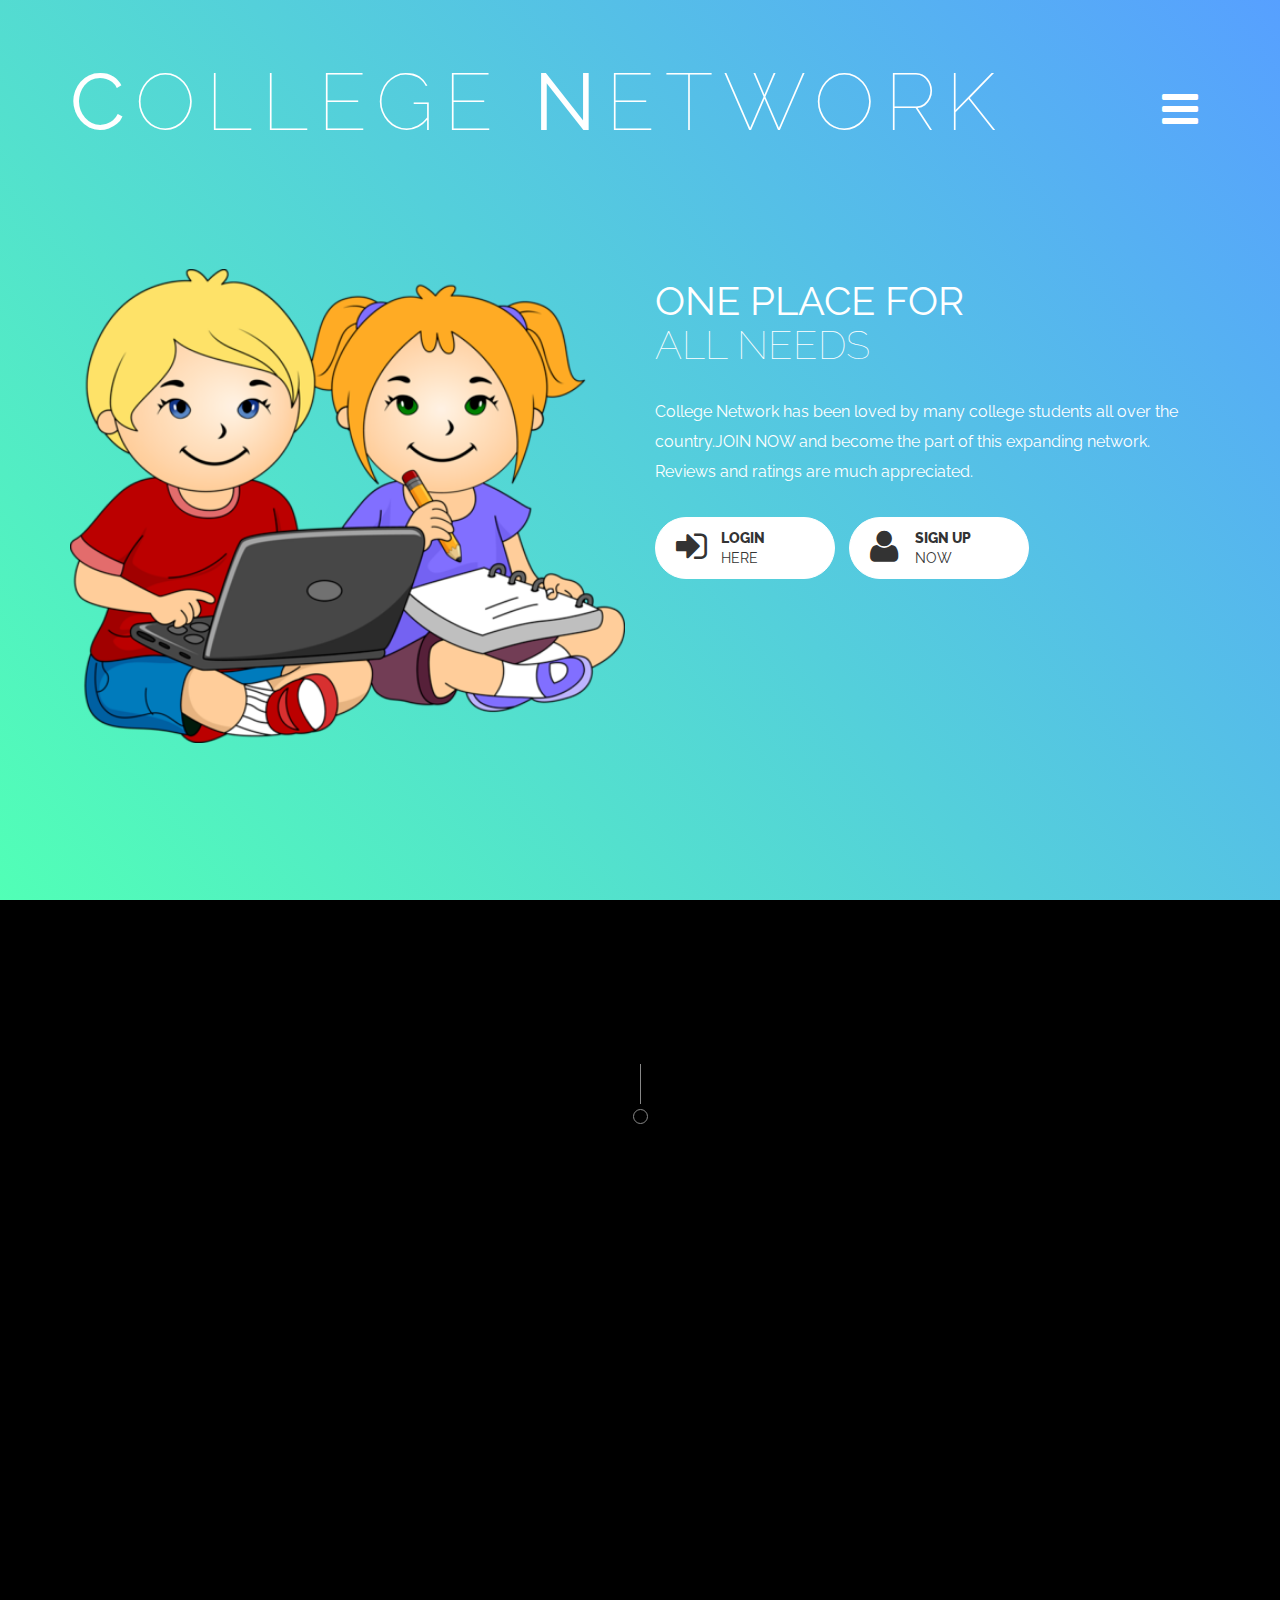
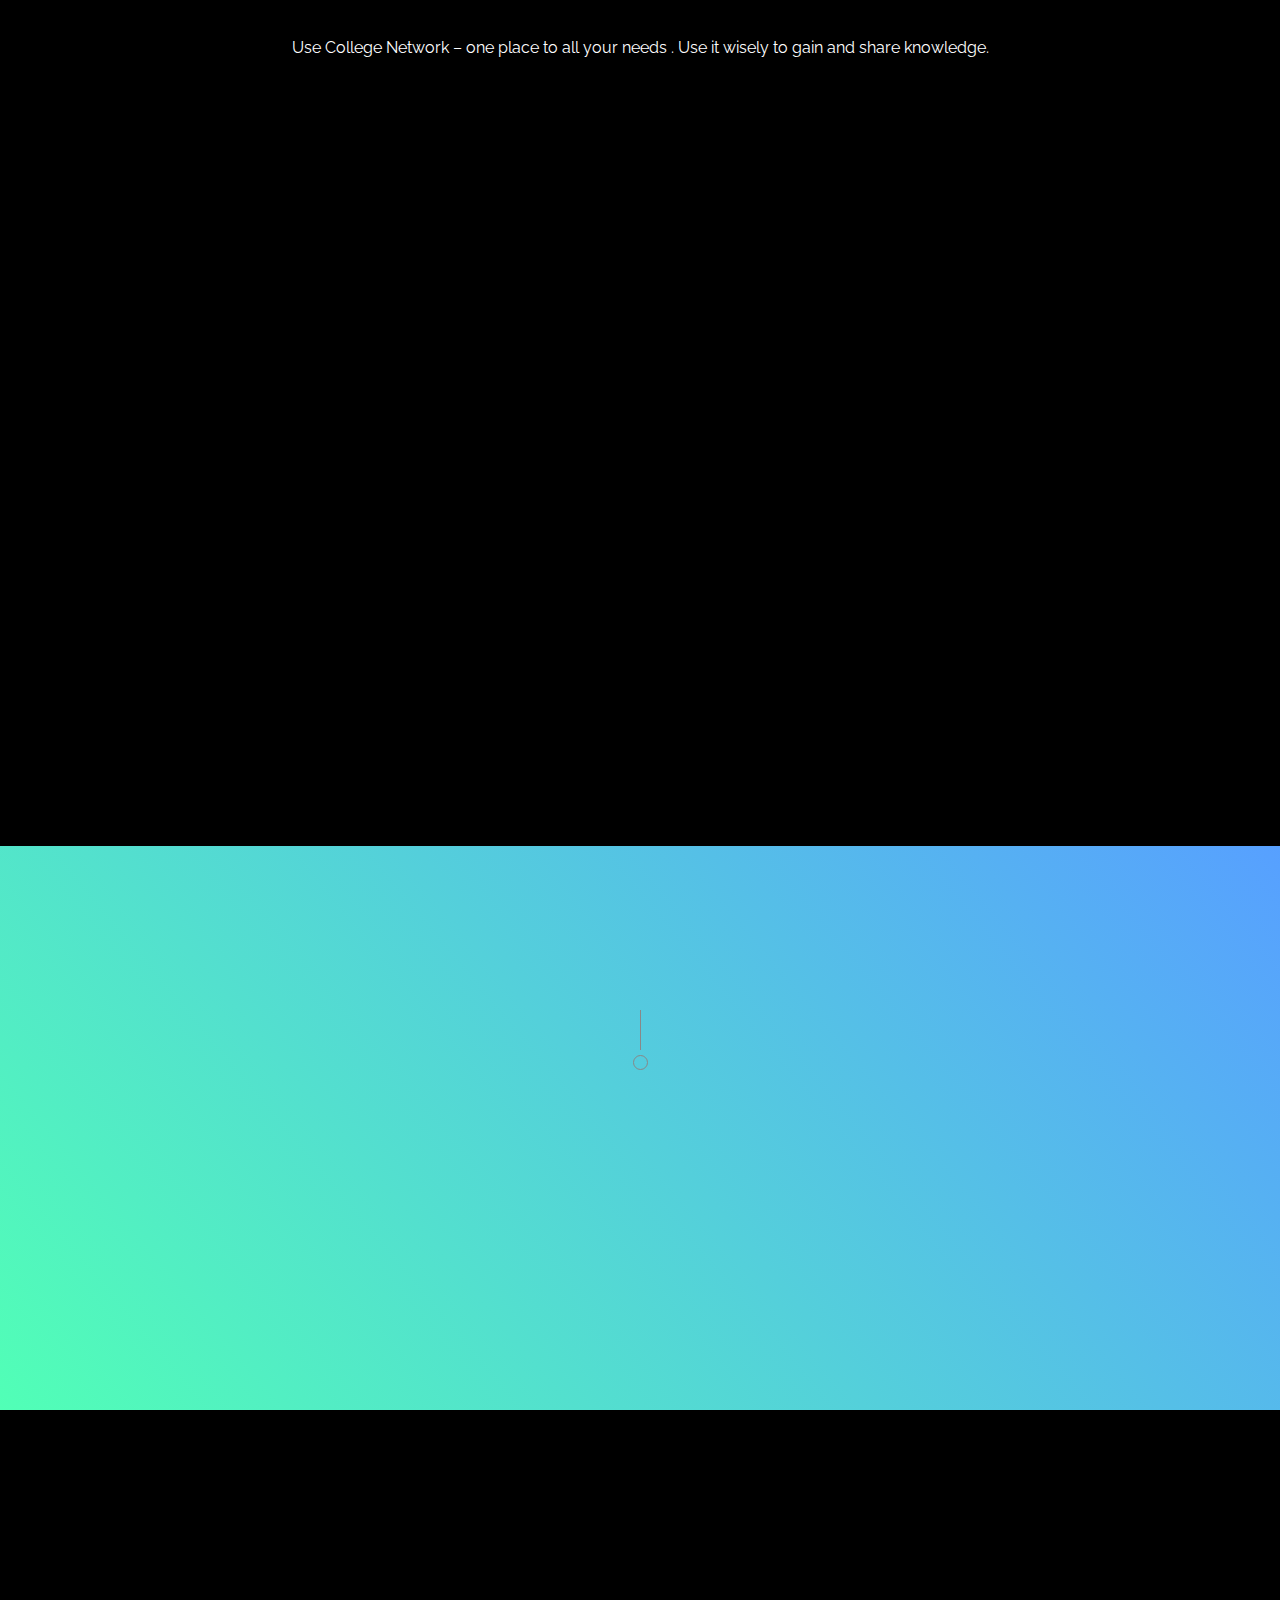
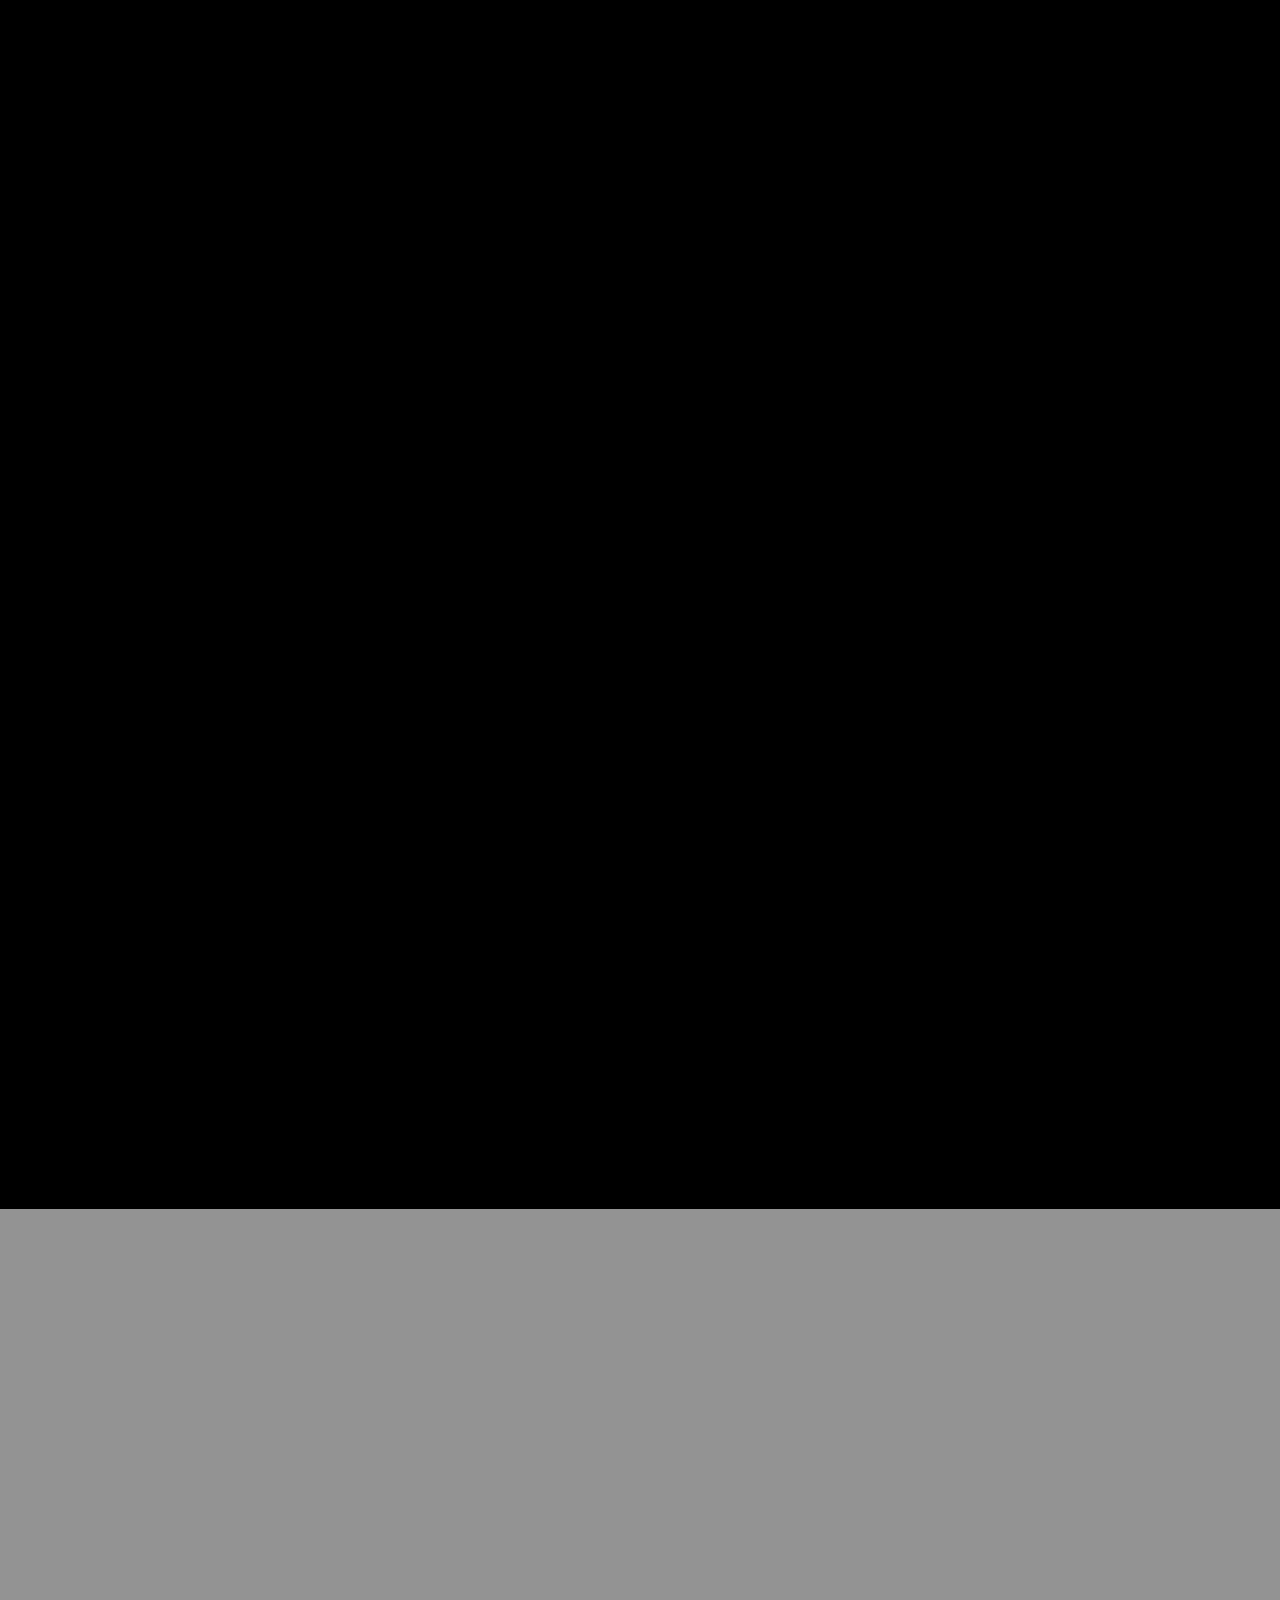
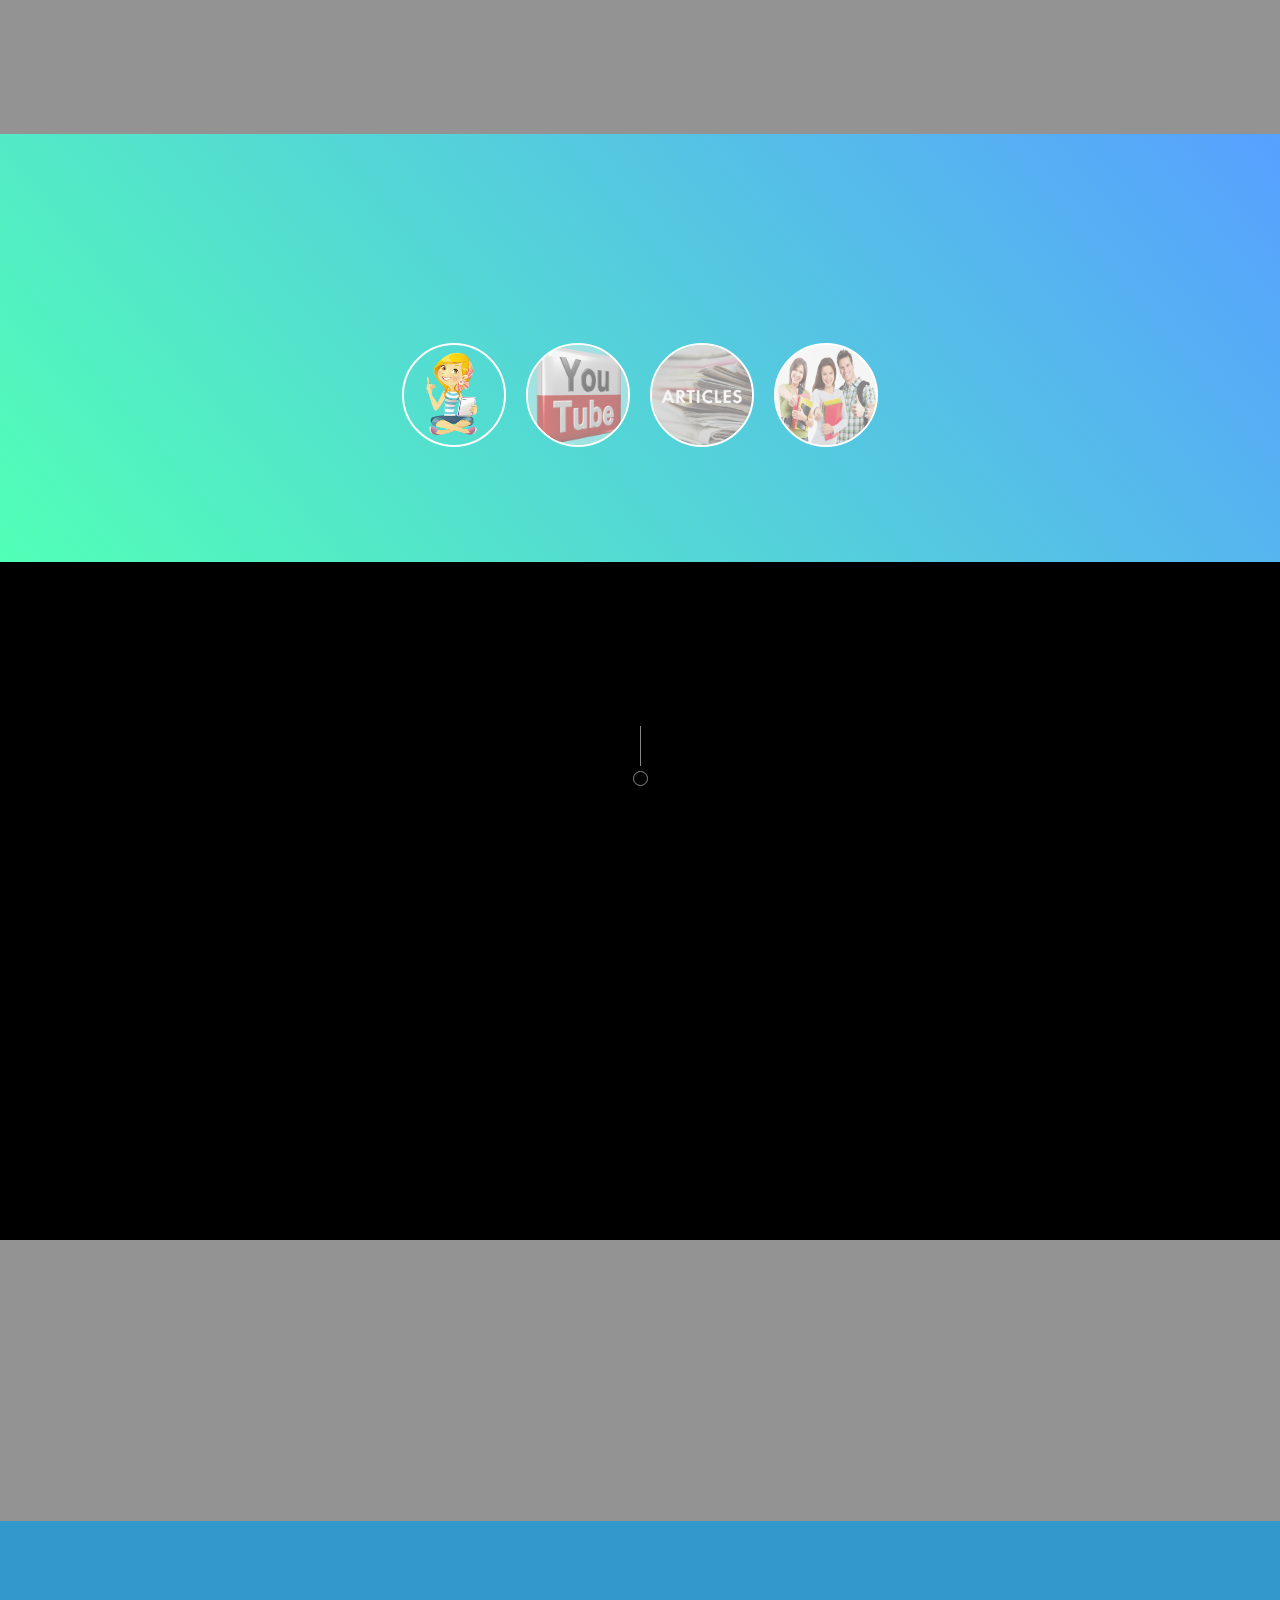
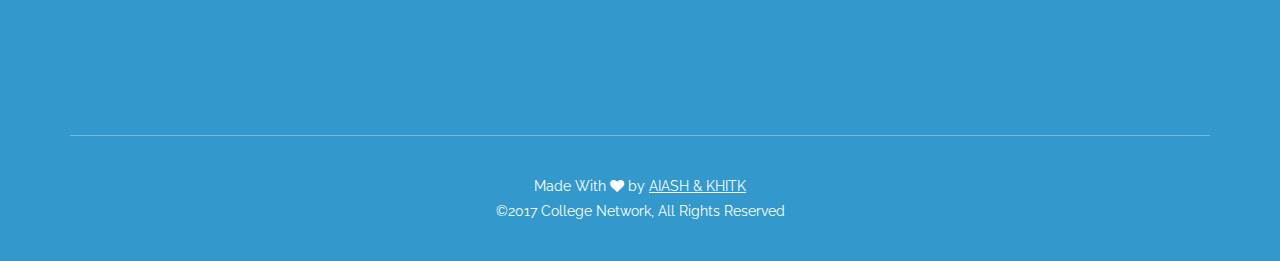
<file: index.html>
<!DOCTYPE html>
<html lang="en">
<head>

    <meta charset="utf-8">
    <meta http-equiv="X-UA-Compatible" content="IE=edge">
    <meta name="viewport" content="width=device-width, initial-scale=1">

    <title>COLLEGE NETWORK</title>

    
    <link rel="stylesheet" href="assets/home/css/bootstrap.min.css">
    <link rel="stylesheet" href="assets/home/css/font-awesome.min.css">
    <link rel="stylesheet" href="assets/home/css/owl.carousel.css">
    <link rel="stylesheet" href="assets/home/css/owl.theme.css">
    <link rel="stylesheet" href="assets/home/css/nivo-lightbox/nivo-lightbox.css">
    <link rel="stylesheet" href="assets/home/css/nivo-lightbox/nivo-lightbox-theme.css">
    <link rel="stylesheet" href="assets/home/css/animate.css">
    <link rel="stylesheet" href="assets/home/css/style.css">


    <script src="assets/home/js/modernizr.custom.js"></script>

</head>

<body>

    <a href="#header" id="back-to-top" class="top"><i class="fa fa-chevron-up"></i></a>
    <!-- HHHHHHHHHHHHHHHHHH        Preloader          HHHHHHHHHHHHHHHH -->
    <!-- <div id="preloader"></div> -->
    <!-- HHHHHHHHHHHHHHHHHH        Header          HHHHHHHHHHHHHHHH -->
    <section id="header" class="header">
        <div class="top-bar">
            <div class="container">
                <div class="navigation" id="navigation-scroll">
                        <div class="row">
                            <div class="col-md-11 col-xs-10">
                                <a href="index.html"><span id="logo"><strong class="strong">C</strong>OLLEGE <strong class="strong">N</strong>ETWORK</span></a>
                            </div>
                            <div class="col-md-1 col-xs-2">
                                <p class="nav-button">
                                    <button id="trigger-overlay" type="button">
                                    <i class="fa fa-bars"></i>
                                    </button>
                                </p>
                            </div>
                        </div><!-- /.row -->
                    </div><!-- /.navigation -->
                </div><!--/.container-->
            </div><!--/.top-bar-->

        <div class="container">
            <div class="starting">
                <div class="row">
                    <div class="col-md-6">
                        <img src="assets/home/img/LUCY2.png" alt="LUCY" class="wow flipInY animated animated">
                    </div>
                    <div class="col-md-6">
                        <div class="banner-text">
                             <h2 class="animation-box wow bounceIn animated"><strong class="strong">One Place for</strong><br>
                            all needs</h2>
                            <p>
                                 College Network has been loved by many college students all over the country.JOIN NOW and become the part of this expanding network. Reviews and ratings are much appreciated.
                            </p>
                            <a href="login.html" class="btn btn-download wow animated fadeInLeft">
                            <i class="fa fa-sign-in pull-left"></i>
                            <strong>LOGIN</strong>
                            <br/>HERE </a>
                            <a href="create-account.html" class="btn btn-download wow animated fadeInRight">
                            <i class="fa fa-user pull-left"></i>
                            <strong>SIGN UP</strong>
                            <br/>NOW </a>   
                        </div> <!-- /.banner-text -->
                    </div>
                </div>
            </div>
            <!-- /.starting -->
        </div>
        <!-- /.container -->
    </section>
    <!-- /#header -->

    <!-- HHHHHHHHHHHHHHHHHH        Video          HHHHHHHHHHHHHHHH -->
    <div id="video" class="wrapper">
        <div class="container">
            <h2 class="animation-box wow bounceIn animated">FEATURES</h2>
            <div class="virticle-line"></div>
            <div class="circle"></div>
            <img src="assets/home/img/feature.png" alt="feature" class="video img-responsive animation-box wow animated bounceInDown">
            <p>
                Use College Network – one place to all your needs . Use it wisely to gain and share knowledge.
            </p>
        </div> <!-- /.container -->
    </div> <!-- /#video -->

    <!-- HHHHHHHHHHHHHHHHHH        Bigfeature         HHHHHHHHHHHHHHHH -->
    <section id="bigfeatures" class="img-block-3col wrapper">

        <div class="container">

            <div class="row">
                <div class="col-sm-4">
                    <ul class="item-list-right item-list-big">
                        <li class="wow fadeInLeft animated"> <i class="fa fa-film"></i> 
                            <h3><a href="login.html">Post</a></h3>
                            <p>Post whatever doubts you have , notifications will be sent to all to clear them.</p>
                        </li>
                        <li class="wow fadeInLeft animated"> <i class="fa fa-comments"></i> 
                            <h3><a href="login.html">Comment</a></h3>
                            <p>Comment to help someone who is in a fix.</p>
                        </li>
                        <li class="wow fadeInLeft animated"> <i class="fa fa-eye"></i> 
                            <h3><a href="login.html">Follow</a></h3>
                            <p>Follow a person to receive notifications for all his/her posts.</p>
                        </li>
                    </ul>
                </div>
                <div class="col-sm-4 col-sm-push-4">
                    <ul class="item-list-left item-list-big">
                        <li class="wow fadeInRight animated"> <i class="fa fa-envelope"></i>
                            <h3><a href="login.html">Message</a></h3>
                            <p>Inbox personal messages to the person whom you may want to clear your doubts with.</p>
                        </li>
                        <li class="wow fadeInRight animated"> <i class="fa fa-heart"></i>
                            <h3><a href="login.html">Like</a></h3>
                            <p>Hit the like button on posts which you like. </p>
                        </li>
                        <li class="wow fadeInRight animated"> <i class="fa fa-star"></i>
                            <h3><a href="login.html">Tag</a></h3>
                            <p>Tag your friend by using # before their name.</p>
                        </li>
                    </ul>
                </div>
                <div class="col-sm-4 col-sm-pull-4 text-center">
                    <div class="animation-box wow bounceIn animated">
                        <img class="highlight-left wow animated" src="assets/home/img/spark.png" height="192" width="48" alt=""> 
                        <img class="highlight-right wow animated" src="assets/home/img/spark.png" height="192" width="48" alt="">
                        <img class="screen" src="assets/home/img/front.png" alt="" height="581" width="300">
                    </div>
                </div>
            </div>
        </div> <!-- /.container -->
    </section> <!-- /#bigfeatures -->

    <!-- HHHHHHHHHHHHHHHHHH        Resources        HHHHHHHHHHHHHHHH -->
    <div id="speciality" class="wrapper">
        <div class="container">
            <h2 class="animation-box wow bounceIn animated">RESOURCES</h2>
            <div class="virticle-line"></div>
            <div class="circle"></div>
            <div class="row">
                <div class="col-sm-4 wow animated fadeInLeft">
                    <div class="special-icon">
                        <i class="fa fa-book"></i>
                    </div>
                    <h3>Study Material</h3>
                    <p>
						All the latest study material for all the subjects explaining in a very lucid manner.
                    </p>
                </div>
                <div class="col-sm-4 animation-box wow bounceIn animated">
                    <div class="special-icon">
                        <i class="fa fa-question-circle"></i>
                    </div>
                    <h3>Question Papers</h3>
                    <p>
                        All past year question papers of different colleges , yearwise available to help students tackle exam fear.
                    </p>
                </div>
                <div class="col-sm-4 wow animated fadeInRight">
                    <div class="special-icon">
                        <i class="fa fa-road"></i>
                    </div>
                    <h3>Experiences</h3>
                    <p>
                        The experiences of your seniors right at your doorstep defining your road to success.
                    </p>
                </div>
            </div> <!-- /.row -->
        </div> <!-- /.container -->
    </div> <!-- /#speciality -->


    <!-- HHHHHHHHHHHHHHHHHH        Features         HHHHHHHHHHHHHHHH -->
    <section id="features" class="wrapper features">
        <div class="container">
            <div class="row">
                <div class="col-md-6 col-sm-6 wow animated fadeInLeft">
                    <img src="assets/home/img/mb2.png" alt="" class="pull-right left-img">
                </div>
                <div class="col-md-6 col-sm-6 wow animated fadeInRight">
                    <div class="features-list">
                        <h3>Resource Material</h3>
                        <p>
                            A complete guide of what all you can expect on this site.
                        </p>
                        <ul class="right">
                            <li class="li"><i class="fa fa-chevron-right"></i><a href="#" > Question Papers</a></li>
                            <li class="li"><i class="fa fa-chevron-right"></i> <a href="#"> Tutorials </a></li>
                            <li class="li"><i class="fa fa-chevron-right"></i> <a href="#"> Video Lectures</a></li>
                            <li class="li"><i class="fa fa-chevron-right"></i><a href="#" > Short Notes</a></li>
                            <li class="li"><i class="fa fa-chevron-right"></i><a href="#" > Placements</a></li>
                            <li class="li"><i class="fa fa-chevron-right"></i><a href="#" > Seniors</a></li>
                            <li class="li"><i class="fa fa-chevron-right"></i><a href="#" > Tips</a></li>
                        </ul>
                    </div> <!-- .features-list -->
                </div>
            </div> <!-- /.row -->
            <div class="row">
                <div class="col-md-6 col-sm-6 wow animated fadeInLeft">
                    <div class="features-list-left">
                        <h3>Branches</h3>
                        <p>
                           All the study material , articles and lectures arranged branchwise.
                        </p>
                        <ul class="left">
                            <li class="li"><a href="#">Computer Science</a><i class="fa fa-chevron-left"></i></li>
							<li class="li"><a href="#">Information Technology </a><i class="fa fa-chevron-left"></i></li>
                            <li class="li"><a href="#">Electronics & Communication</a><i class="fa fa-chevron-left"></i></li>
                            <li class="li"><a href="#">Mechanical</a> <i class="fa fa-chevron-left"></i></li>
                            <li class="li"><a href="#">Civil </a><i class="fa fa-chevron-left"></i></li>
                            <li class="li"><a href="#">Electrical</a> <i class="fa fa-chevron-left"></i></li>
                            <li class="li"><a href="#">Biotechnology </a><i class="fa fa-chevron-left"></i></li>
                            <li class="li"><a href="#">Chemical </a><i class="fa fa-chevron-left"></i></li>
                            <li class="li"><a href="#">Production & Instrumentation </a><i class="fa fa-chevron-left"></i></li>
                        </ul>
                    </div> <!-- .features-list -->
                </div>
                <div class="col-md-6 col-sm-6 wow animated fadeInRight">
                    <img src="assets/home/img/mb2v.png" alt="" class="pull-left right-img">
                </div>
            </div> <!-- /.row -->
        </div> <!-- /.container -->
    </section> <!-- /#features -->


    <!-- HHHHHHHHHHHHHHHHHH      Screenshots    HHHHHHHHHHHHHHHH -->

    <section id="gallery" class="wrapper">
        <div class="container">
            <h2 class="animation-box wow bounceIn animated">SCREENSHOTS</h2>
            <div class="virticle-line"></div>
            <div class="circle"></div>
            <div class="row">
                <div class="col-xs-12">
                    <div id="screenshots" class="owl-carousel owl-theme">
                      <a href="assets/home/img/1.jpg" class="item wow flipInY animated animated" data-lightbox-gallery="screenshots">
                        <img src="assets/home/img/1.jpg" class="img_res wow animated zoomIn" alt="">
                      </a>
                      <a href="assets/home/img/2.jpg" class="item wow flipInY animated animated" data-lightbox-gallery="screenshots">
                        <img src="assets/home/img/2.jpg" class="img_res wow animated zoomIn" alt="">
                      </a>
                      <a href="assets/home/img/3.jpg" class="item wow flipInY animated animated" data-lightbox-gallery="screenshots">
                        <img src="assets/home/img/3.jpg" class="img_res wow animated zoomIn" alt="">
                      </a>
                      <a href="assets/home/img/4.jpg" class="item wow flipInY animated animated" data-lightbox-gallery="screenshots">
                        <img src="assets/home/img/4.jpg" class="img_res wow animated zoomIn" alt="">
                      </a>
                      <a href="assets/home/img/5.jpg" class="item wow flipInY animated animated" data-lightbox-gallery="screenshots">
                        <img src="assets/home/img/5.jpg" class="img_res wow animated zoomIn" alt="">
                      </a>
                      <a href="assets/home/img/6.jpg" class="item wow flipInY animated animated" data-lightbox-gallery="screenshots">
                        <img src="assets/home/img/6.jpg" class="img_res wow animated zoomIn" alt="">
                      </a>
                      <a href="assets/home/img/7.jpg" class="item wow flipInY animated animated" data-lightbox-gallery="screenshots">
                        <img src="assets/home/img/7.jpg" class="img_res wow animated zoomIn" alt="">
                      </a>
                      <a href="assets/home/img/8.jpg" class="item wow flipInY animated animated" data-lightbox-gallery="screenshots">
                        <img src="assets/home/img/8.jpg" class="img_res wow animated zoomIn" alt="">
                      </a>
					  <a href="assets/home/img/9.jpg" class="item wow flipInY animated animated" data-lightbox-gallery="screenshots">
                        <img src="assets/home/img/9.jpg" class="img_res wow animated zoomIn" alt="">
                      </a> 					  
                    </div>
                     <div class="customNavigation row">
                      <a class="btn prev gallery-nav wow animated bounceInLeft"><i class="fa fa-chevron-left"></i></a> 
                      <a class="btn next gallery-nav wow animated bounceInRight"><i class="fa fa-chevron-right"></i></a>
                    </div>
                </div>
            </div>
        </div>
    </section>


    <!-- HHHHHHHHHHHHHHHHHHHH    Testimonial    HHHHHHHHHHHHHHHHHHHHHH -->
     <section id="testimonial" class="wrapper">
            <div class="container">
                <div class="row main_content">
                    <div class="col-md-8 col-md-offset-2">
                        <div id="client-speech" class="owl-carousel owl-theme">
                            <div class="item wow animated bounceInUp animated">
                                <!-- <img class="img-circle img-responsive center-block test-img" src="assets/home/img/test1.png" alt="text"> -->
                                <p class="client-comment text-center">
                                   This site provides you tutorials on all the subjects & topics related to your syllabus whichever you may belong to.College Network has been loved by many college students all over the country.
                                </p>
                                <div class="row text-center">
                                    <p class="client-name text-center"><a href="Studydata/tutorialmenu/index.html">TUTORIALS</a></p>
                                </div>
                            </div>
                            <div class="item wow animated bounceInUp animated">
                                <!-- <img class="img-circle img-responsive center-block test-img" src="assets/home/img/test2.png" alt="text"> -->
                                <p class="client-comment text-center">
                                  This site provides you video lectures on all the subjects & topics related to your syllabus whichever you may belong to.College Network has been loved by many college students all over the country.
                                </p>
                                <div class="row text-center">
                                    <p class="client-name text-center"><a href="Studydata/videoshome/index.html">VIDEOS</a></p>
                                </div>
                            </div>
                            <div class="item wow animated bounceInUp animated">
                                <!-- <img class="img-circle img-responsive center-block test-img" src="assets/home/img/test3.png" alt="text"> -->
                                <p class="client-comment text-center">
                                   This site provides you articles on all the subjects & topics related to your syllabus whichever you may belong to.College Network has been loved by many college students all over the country.
                                </p>
                                <div class="row text-center">
                                    <p class="client-name text-center"><a href="Studydata/articleshome/index.html">ARTICLES</a></p>
                                </div>
                            </div>
							<div class="item wow animated bounceInUp animated">
                                <!-- <img class="img-circle img-responsive center-block test-img" src="assets/home/img/test4.png" alt="text"> -->
                                <p class="client-comment text-center">
                                   This site acts as a social networking site for students helping them to connect together  and form a belongingness among themselves.
                                </p>
                                <div class="row text-center">
                                    <p class="client-name text-center"><a href="login.html">Networking</a></p>
                                </div>
                            </div>
                        </div>
                    </div>
                </div>
            </div>  
        </section>  <!-- clients -->

    <!-- HHHHHHHHHHHHHHHHHH      Development Team      HHHHHHHHHHHHHHHH -->

    <div id="team" class="wrapper">
        <div class="container-fluid">
            <h2 class="animation-box wow bounceIn animated">DEVELOPMENT TEAM</h2>
            <div class="virticle-line"></div>
            <div class="circle"></div>
            <div class="row">
                <div class="col-md-2 col-sm-4 col-md-offset-3 wow animated fadeInLeft">
                    <img src="assets/home/img/team1.png" alt="team">
                    <img src="assets/home/img/icon-p.png" alt="icon-p" class="icon-p">
                    <h3>AKSHIT SHARMA</h3>
                    <p>DEVELOPER</p>
                    <div class="img-hover">
                         <ul class="social-icon text-center">
                            <li class="wow animated fadeInLeft facebook"><a href="#"><i class="fa fa-facebook"></i></a></li>
                            <li class="wow animated fadeInLeft twitter"><a href="#"><i class="fa fa-twitter"></i></a>
                            <li class="wow animated fadeInRight linkedin"><a href="#"><i class="fa fa-linkedin"></i></a></li>
                            <li class="wow animated fadeInRight googleplus"><a href="#"><i class="fa fa-google-plus"></i></a></li>
                        </ul>
                        <img src="assets/home/img/icon-m.png" alt="icon-m" class="icon-m">   
                    </div>
                </div>
				<div class="col-md-2 col-sm-4 animation-box wow bounceIn animated">                  
                </div>
				<div class="col-md-2 col-sm-4 wow animated fadeInRight">
                    <img src="assets/home/img/team2.png" alt="team">
                    <img src="assets/home/img/icon-p.png" alt="icon-p" class="icon-p">
                    <h3>AIASHWARYA ASTHANA</h3>
                    <p>DEVELOPER</p>
                    <div class="img-hover">
                         <ul class="social-icon text-center">
                            <li class="wow animated fadeInLeft facebook"><a href="#"><i class="fa fa-facebook"></i></a></li>
                            <li class="wow animated fadeInLeft twitter"><a href="#"><i class="fa fa-twitter"></i></a>
                            <li class="wow animated fadeInRight linkedin"><a href="#"><i class="fa fa-linkedin"></i></a></li>
                            <li class="wow animated fadeInRight googleplus"><a href="#"><i class="fa fa-google-plus"></i></a></li>
                        </ul>
                        <img src="assets/home/img/icon-m.png" alt="icon-m" class="icon-m">   
                    </div>
                </div>
				
            </div> <!-- /.row -->
        </div> <!-- /.container -->
    </div> <!-- /#team -->

    
    <!-- HHHHHHHHHHHHHHHHHH        Contact Us          HHHHHHHHHHHHHHHH -->
    <section id="contact" class="wrapper">
        <div  class="container">
            <div class="row">
                <div class="col-md-3 contact-item col-sm-6 col-xs-12 wow animated fadeInLeft">
                    <i class="fa fa-map-marker"></i>
                    <h3>Address</h3>
                    <p class="contact">
                        MNNIT Allahabad <br>
                        Teliarganj , Allahabad-211004
                    </p>
                </div>
                <div class="col-md-3 contact-item col-sm-6 col-xs-12 wow animated fadeInLeft">
                    <i class="fa fa-phone"></i>
                    <h3>Phone</h3>
                    <p class="contact">
                        Mobile: 9519445867 <br>                       
                    </p>
                </div>
                <div class="col-md-3 contact-item col-sm-6 col-xs-12 wow animated fadeInRight">
                    <i class="fa fa-print"></i>
                    <h3>Facebook</h3>
                    <p class="contact">
                         /akshitwizard
                    </p>
                </div>
                <div class="col-md-3 contact-item col-sm-6 col-xs-12 wow animated fadeInRight">
                    <i class="fa fa-envelope"></i>
                    <h3>Email Address</h3>
                    <p class="contact">
                        <a href="mailto:khitkasthana@gmail.com">khitkasthana@gmail.com</a> <br>
                        <a href="localhost/social">http://localhost/social</a>
                    </p>
                </div>
            </div> <!-- /.row -->
        </div> <!-- /.container -->
    </section> <!-- /#contact -->

    <!-- HHHHHHHHHHHHHHHHHH        Footer          HHHHHHHHHHHHHHHH -->

    <section id="footer" class="wrapper">
        <div class="container text-center">
            <div class="footer-logo">
                <h1 class="text-center animation-box wow bounceIn animated">College Network</h1>
            </div>
            <ul class="social-icons text-center">
                <li class="wow animated fadeInLeft facebook"><a href="#"><i class="fa fa-facebook"></i></a></li>
                <li class="wow animated fadeInRight twitter"><a href="#"><i class="fa fa-twitter"></i></a>
                <li class="wow animated fadeInLeft linkedin"><a href="#"><i class="fa fa-linkedin"></i></a></li>
                <li class="wow animated fadeInRight googleplus"><a href="#"><i class="fa fa-google-plus"></i></a></li>
                <li class="wow animated fadeInLeft github"><a href="#"><i class="fa fa-github"></i></a>
            </ul>

            <div class="copyright">
                <div class="credits">
                    Made With <i class="fa fa-heart"></i> by <a href="http://localhost/social" target="_blank">AIASH & KHITK</a>
                </div>
                <div>©2017 College Network, All Rights Reserved</div>
            </div>
        </div><!-- container -->
    </section>




    
    


    <!-- HHHHHHHHHHHHHHHHHH        Open/Close          HHHHHHHHHHHHHHHH -->
    <div class="overlay overlay-hugeinc">
        <button type="button" class="overlay-close">Close</button>
        <nav>
        <ul>
            <li class="hideit"><a href="#header">Home</a></li>
            <li class="hideit"><a href="#bigfeatures">College N\W</a></li>
            <li class="hideit"><a href="#speciality">Resources</a></li>
            <li class="hideit"><a href="#gallery">Branches</a></li>
            <li class="hideit"><a href="#testimonial">Content</a></li>
            <li class="hideit"><a href="#team">Team</a></li>
            <li class="hideit"><a href="#contact">Contact Us</a></li>
        </ul>
        </nav>
    </div>
    <script src="assets/home/js/jquery-1.11.2.min.js"></script>
    <script src="assets/home/js/wow.min.js"></script>
    <script src="assets/home/js/owl-carousel.js"></script>
    <script src="assets/home/js/nivo-lightbox.min.js"></script>
    <script src="assets/home/js/smoothscroll.js"></script>
    <!--<script src="assets/home/js/jquery.ajaxchimp.min.js"></script>-->
    <script src="assets/home/js/bootstrap.min.js"></script>
    <script src="assets/home/js/classie.js"></script>
    <script src="assets/home/js/script.js"></script>
    <script>
        new WOW().init();
    </script>
    <script>
        $(document).ready(function(){
            $(".hideit").click(function(){
                $(".overlay").hide();
            });
            $("#trigger-overlay").click(function(){
                $(".overlay").show();
            });
        });
    </script>
    <script>
        $(document).ready(function(){

          var kawa = $('.top-bar');
          var back = $('#back-to-top');
          function scroll() {
             if ($(window).scrollTop() > 700) {
                kawa.addClass('fixed');
                back.addClass('show-top');

             } else {
                kawa.removeClass('fixed');
                back.removeClass('show-top');
             }
          }

          document.onscroll = scroll;
        });
    </script>
    <!--HHHHHHHHHHHH        Smooth Scrooling     HHHHHHHHHHHHHHHH-->
    <script>
        $(function() {
          $('a[href*=#]:not([href=#])').click(function() {
            if (location.pathname.replace(/^\//,'') == this.pathname.replace(/^\//,'') && location.hostname == this.hostname) {
              var target = $(this.hash);
              target = target.length ? target : $('[name=' + this.hash.slice(1) +']');
              if (target.length) {
                $('html,body').animate({
                  scrollTop: target.offset().top
                }, 1000);
                return false;
              }
            }
          });
        });
    </script>
</body>
</html>
</file>
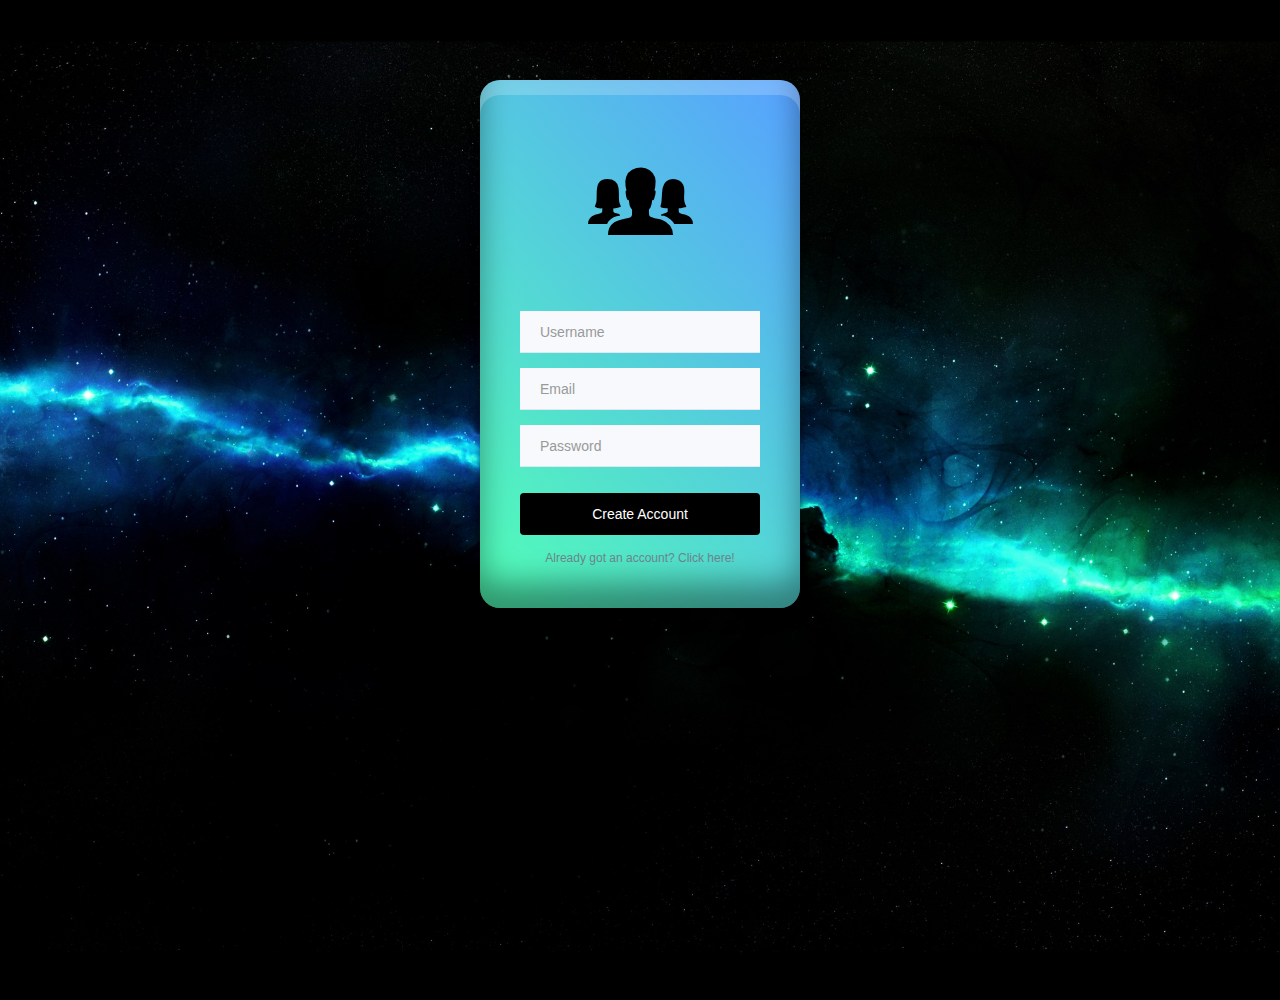
<file: create-account.html>
<!DOCTYPE html>
<html>

<head>
    <meta charset="utf-8">
    <meta name="viewport" content="width=device-width, initial-scale=1.0">
    <title>CollegeNetwork</title>
    <link rel="stylesheet" href="assets/bootstrap/css/bootstrap.min.css">
    <link rel="stylesheet" href="assets/fonts/ionicons.min.css">
    <link rel="stylesheet" href="https://cdnjs.cloudflare.com/ajax/libs/animate.css/3.5.2/animate.min.css">
    <link rel="stylesheet" href="assets/css/Login-Form-Clean.css">
    <link rel="stylesheet" href="assets/css/styles.css">
</head>

<body>
    <div class="login-clean">
        <form method="post">
            <h2 class="sr-only">Create Account</h2>
            <div class="illustration"><i class="icon ion-ios-people"></i></div>
            <div class="form-group">
                <input class="form-control" id="username" type="text" name="username" placeholder="Username">
            </div>
            <div class="form-group">
                <input class="form-control" id="email" type="email" name="email" placeholder="Email">
            </div>
            <div class="form-group">
                <input class="form-control" id="password" type="password" name="password" placeholder="Password">
            </div>
            <div class="form-group">
                <button class="btn btn-primary btn-block" id="ca" type="button" data-bs-hover-animate="shake">Create Account</button>
            </div><a href="login.html" class="forgot">Already got an account? Click here!</a></form>
    </div>
    <script src="assets/js/jquery.min.js"></script>
    <script src="assets/bootstrap/js/bootstrap.min.js"></script>
    <script type="text/javascript">
        $('#ca').click(function() {

                $.ajax({

                        type: "POST",
                        url: "api/users",
                        processData: false,
                        contentType: "application/json",
                        data: '{ "username": "'+ $("#username").val() +'", "email": "'+ $("#email").val() +'", "password": "'+ $("#password").val() +'" }',
                        success: function(r) {
                                console.log(r),
								alert("Account created successfully");
								window.location = "http://localhost/social/login.html"
                        },
                        error: function(r) {
                                setTimeout(function() {
                                $('[data-bs-hover-animate]').removeClass('animated ' + $('[data-bs-hover-animate]').attr('data-bs-hover-animate'));
                                }, 2000)
                                $('[data-bs-hover-animate]').addClass('animated ' + $('[data-bs-hover-animate]').attr('data-bs-hover-animate'))
                                console.log(r)
                        }

                });

        });
    </script>
</body>

</html>
</file>
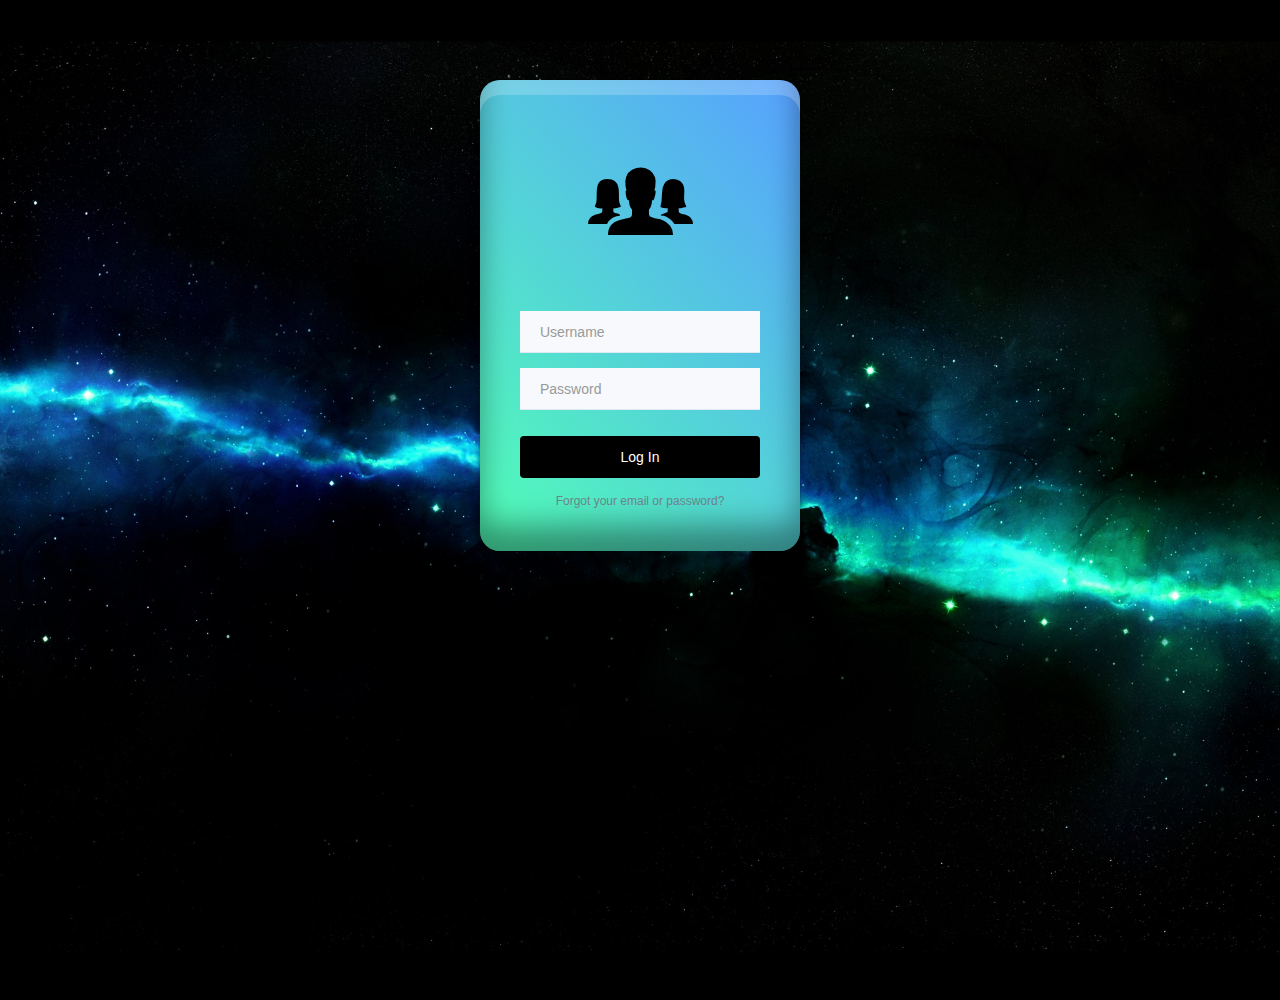
<file: login.html>
<!DOCTYPE html>
<html>

<head>
    <meta charset="utf-8">
    <meta name="viewport" content="width=device-width, initial-scale=1.0">
    <title>CollegeNetwork</title>
    <link rel="stylesheet" href="assets/bootstrap/css/bootstrap.min.css">
    <link rel="stylesheet" href="assets/fonts/ionicons.min.css">
    <link rel="stylesheet" href="https://cdnjs.cloudflare.com/ajax/libs/animate.css/3.5.2/animate.min.css">
    <link rel="stylesheet" href="assets/css/Login-Form-Clean.css">
    
</head>

<body>
    <div class="login-clean">
        <form method="post">
            <h2 class="sr-only">Login Form</h2>
            <div class="illustration"><i class="icon ion-ios-people"></i></div>
            <div class="form-group">
                <input class="form-control" type="text" id="username" name="username" placeholder="Username">
            </div>
            <div class="form-group">
                <input class="form-control" type="password" id="password" name="password" placeholder="Password">
            </div>
            <div class="form-group">
                <button class="btn btn-primary btn-block" id="login" type="button" data-bs-hover-animate="shake">Log In</button>
            </div><a href="forgot-password.php" class="forgot">Forgot your email or password?</a></form>
    </div>
    <script src="assets/js/jquery.min.js"></script>
    <script src="assets/bootstrap/js/bootstrap.min.js"></script>
    <!-- <script src="assets/js/bs-animation.js"></script> -->
    <script type="text/javascript">
        $('#login').click(function() {
                $.ajax({
                        type: "POST",
                        url: "api/auth",
                        processData: false,
                        contentType: "application/json",
                        data: '{ "username": "'+ $("#username").val() +'", "password": "'+ $("#password").val() +'" }',
                        success: function(r) {
                                console.log(r),
								window.location = "index1.php"
                        },
                        error: function(r) {
                                setTimeout(function() {
                                $('[data-bs-hover-animate]').removeClass('animated ' + $('[data-bs-hover-animate]').attr('data-bs-hover-animate'));
                                }, 2000)
                                $('[data-bs-hover-animate]').addClass('animated ' + $('[data-bs-hover-animate]').attr('data-bs-hover-animate'))
                                console.log(r)
                        }
                });
        });
		
    </script>
</body>

</html>
</file>
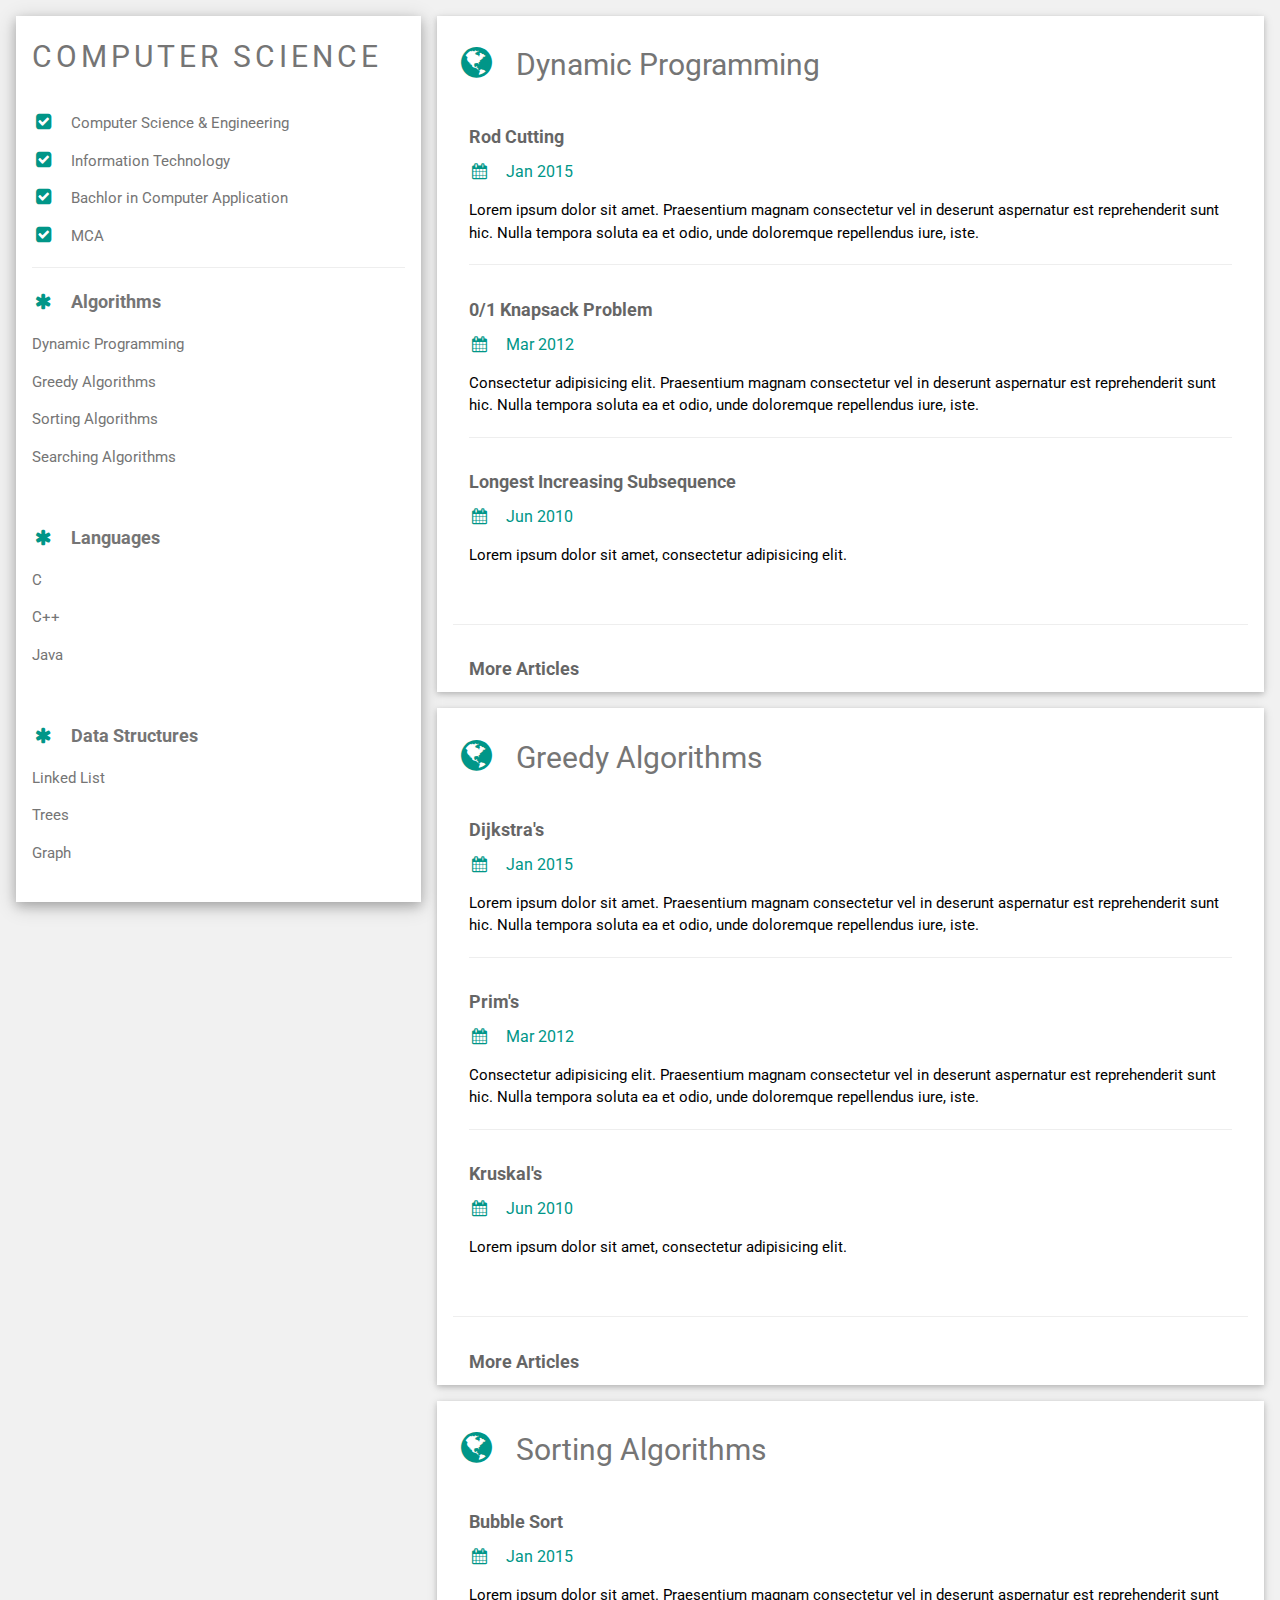
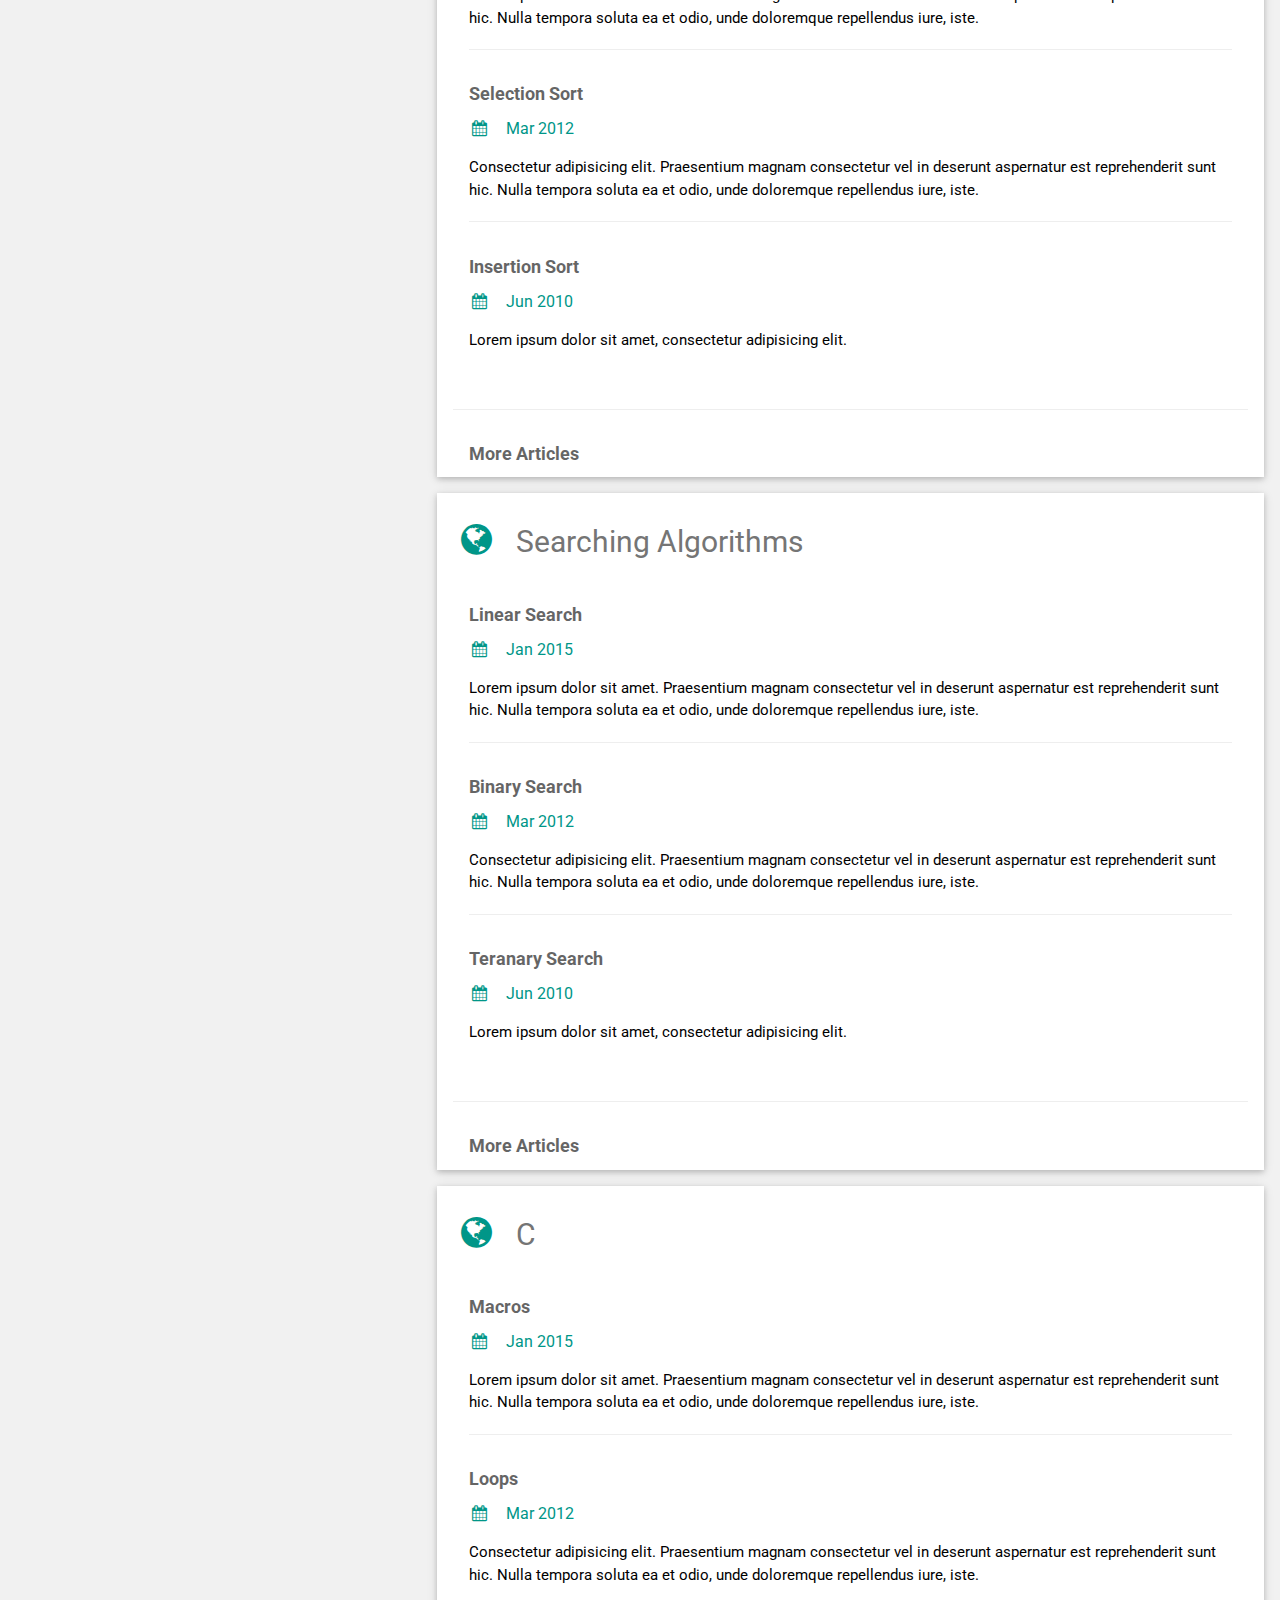
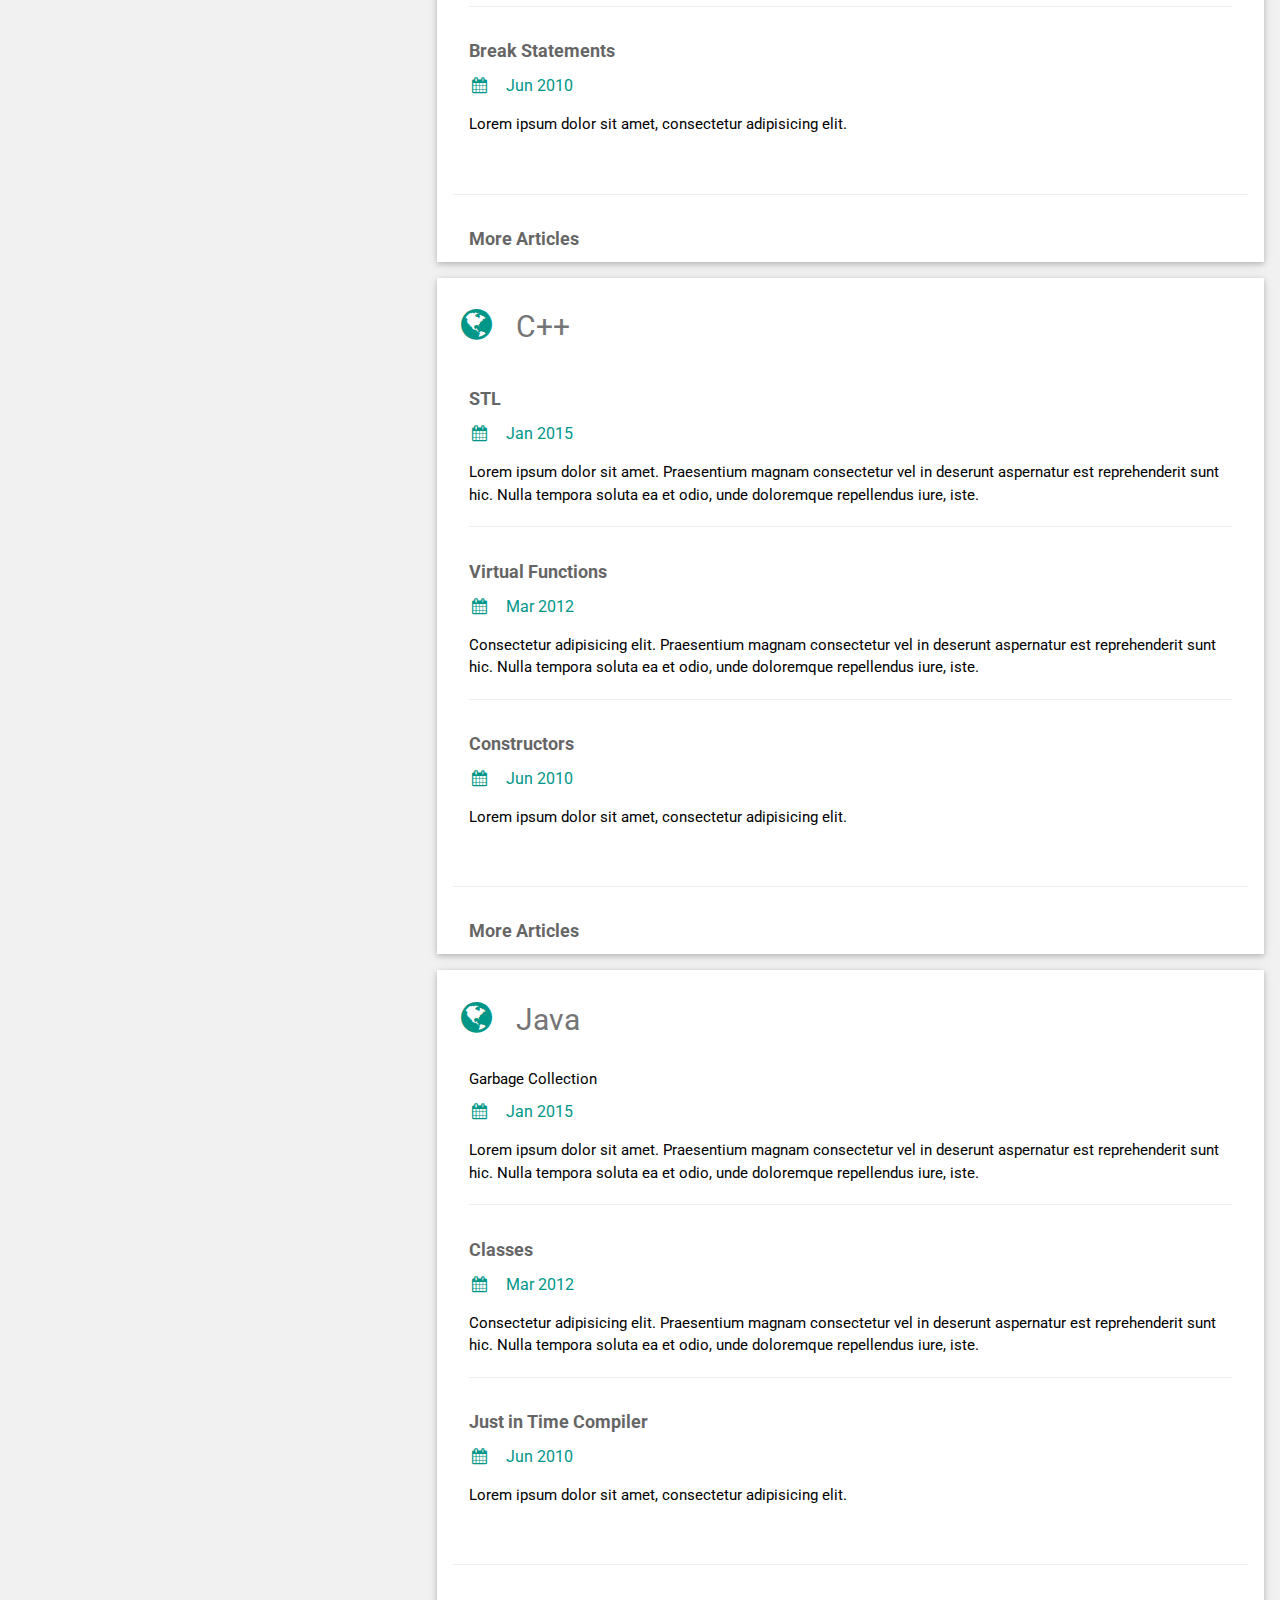
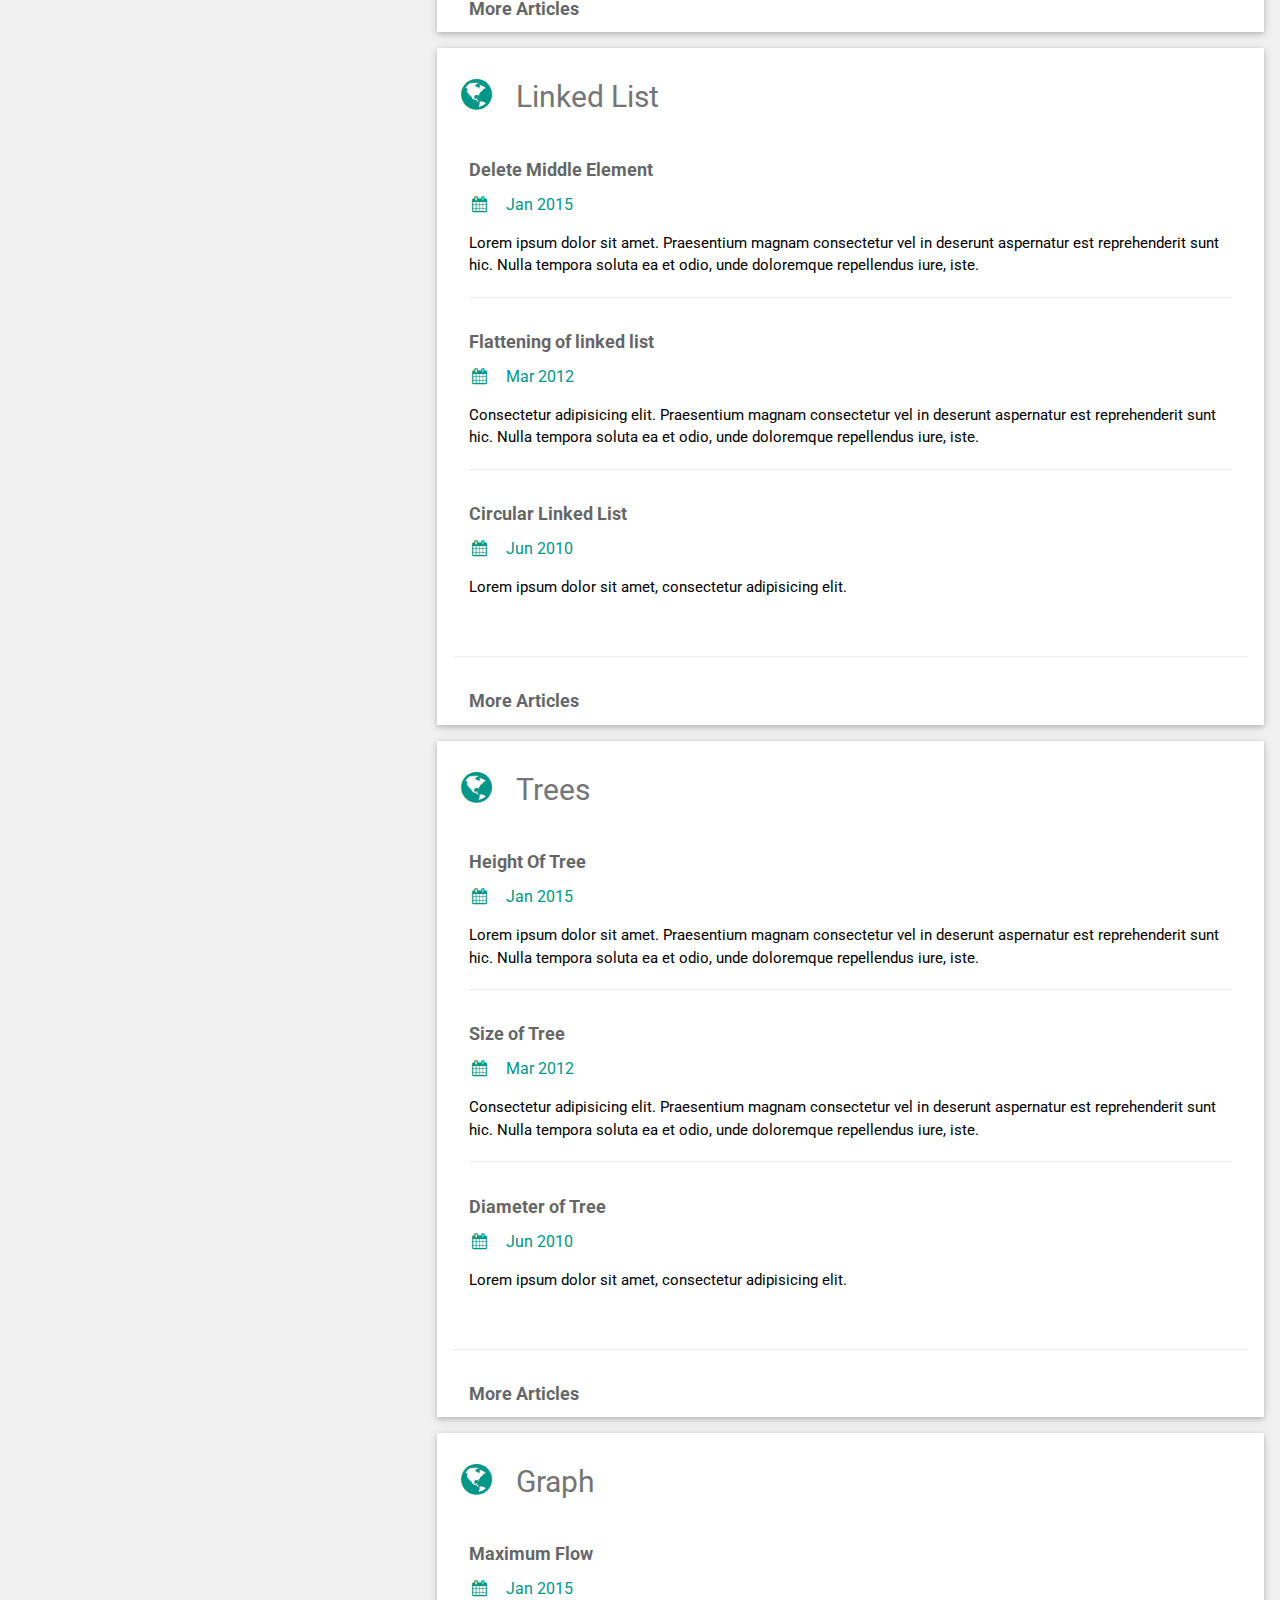
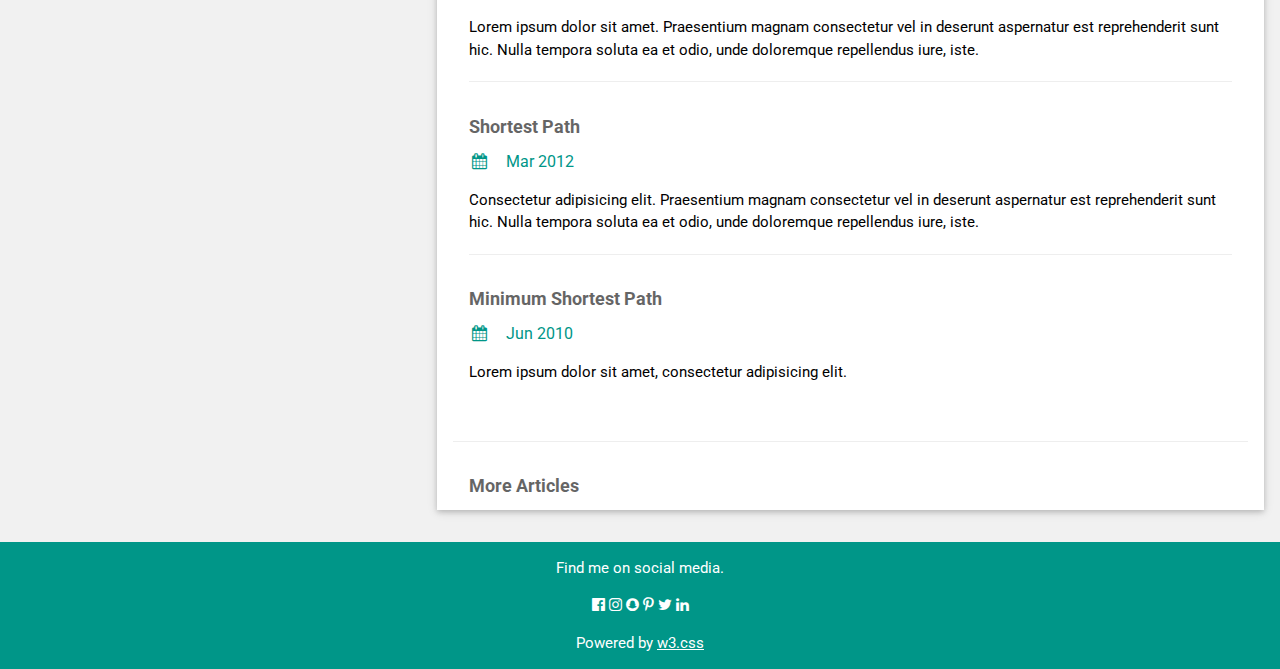
<file: SubjectMenu/BioMenu/menu.html>
<!DOCTYPE html>
<html>
<title>SOCIAL NETWORK</title>
<meta charset="UTF-8">
<meta name="viewport" content="width=device-width, initial-scale=1">
<link rel="stylesheet" href="https://www.w3schools.com/w3css/4/w3.css">
<link rel="stylesheet"
href="https://fonts.googleapis.com/css?family=Allerta+Stencil">
<link rel='stylesheet' href='https://fonts.googleapis.com/css?family=Roboto'>
<link rel="stylesheet" href="https://cdnjs.cloudflare.com/ajax/libs/font-awesome/4.7.0/css/font-awesome.min.css">
<style>
html,body,h1,h2,h3,h4,h5,h6 {font-family: "Roboto", sans-serif}
.
</style>
<body class="w3-light-grey">

<!-- Page Container -->
<div class="w3-content w3-margin-top" style="max-width:1400px;">

  <!-- The Grid -->
  <div class="w3-row-padding">
  
    <!-- Left Column -->
    <div class="w3-third">
    
      <div class="w3-white w3-text-grey w3-card-4">
        <div class="w3-display-container w3-padding w3-wide" >
        <h2>COMPUTER SCIENCE</h2>
            
          
        </div>
        <div class="w3-container">
          <p><i class="fa fa-check-square fa-fw w3-margin-right w3-large w3-text-teal"></i>Computer Science & Engineering</p>
          <p><i class="fa fa-check-square fa-fw w3-margin-right w3-large w3-text-teal"></i>Information Technology</p>
          <p><i class="fa fa-check-square fa-fw w3-margin-right w3-large w3-text-teal"></i>Bachlor in Computer Application</p>
          <p><i class="fa fa-check-square fa-fw w3-margin-right w3-large w3-text-teal"></i>MCA</p>
          <hr>

          <p class="w3-large"><b><i class="fa fa-asterisk fa-fw w3-margin-right w3-text-teal"></i>Algorithms</b></p>
          <p><a href="#dp" style="text-decoration:none;">Dynamic Programming</a></p>
          
          <p><a href="#greedy" style="text-decoration:none;">Greedy Algorithms</a></p>
         
          <p><a href="#sort" style="text-decoration:none;">Sorting Algorithms</a></p>
          
          <p><a href="#search" style="text-decoration:none;">Searching Algorithms</a></p>
          
          <br>

          <p class="w3-large w3-text-theme"><b><i class="fa fa-asterisk fa-fw w3-margin-right w3-text-teal"></i>Languages</b></p>
          <p><a href="#c" style="text-decoration:none;">C</a></p>
          
          <p><a href="#cpp" style="text-decoration:none;">C++</a></p>
          
          <p><a href="#java" style="text-decoration:none;">Java</a></p>
          
          <br>
		  
		  <p class="w3-large w3-text-theme"><b><i class="fa fa-asterisk fa-fw w3-margin-right w3-text-teal"></i>Data Structures</b></p>
          <p><a href="#list" style="text-decoration:none;">Linked List</a></p>
          
          <p><a href="#Trees" style="text-decoration:none;">Trees</a></p>
          
          <p><a href="#graph" style="text-decoration:none;">Graph</a></p>
          
          <br>
        </div>
      </div><br>

    <!-- End Left Column -->
    </div>

    <!-- Right Column -->
    <div class="w3-twothird">
    
      <div  id="dp" class="w3-container w3-card-2 w3-white w3-margin-bottom">
        <h2 class="w3-text-grey w3-padding-16"><i class="fa fa-globe fa-fw w3-margin-right w3-xxlarge w3-text-teal"></i>Dynamic Programming</h2>
        <div class="w3-container">
          <h5 class="w3-opacity"><b>Rod Cutting</b></h5>
          <h6 class="w3-text-teal"><i class="fa fa-calendar fa-fw w3-margin-right"></i>Jan 2015 </h6>
          <p>Lorem ipsum dolor sit amet. Praesentium magnam consectetur vel in deserunt aspernatur est reprehenderit sunt hic. Nulla tempora soluta ea et odio, unde doloremque repellendus iure, iste.</p>
          <hr>
        </div>
        <div class="w3-container">
          <h5 class="w3-opacity"><b>0/1 Knapsack Problem</b></h5>
          <h6 class="w3-text-teal"><i class="fa fa-calendar fa-fw w3-margin-right"></i>Mar 2012 </h6>
          <p>Consectetur adipisicing elit. Praesentium magnam consectetur vel in deserunt aspernatur est reprehenderit sunt hic. Nulla tempora soluta ea et odio, unde doloremque repellendus iure, iste.</p>
          <hr>
        </div>
        <div class="w3-container">
          <h5 class="w3-opacity"><b>Longest Increasing Subsequence</b></h5>
          <h6 class="w3-text-teal"><i class="fa fa-calendar fa-fw w3-margin-right"></i>Jun 2010 </h6>
          <p>Lorem ipsum dolor sit amet, consectetur adipisicing elit. </p><br>
        </div>
		<hr>
		<div class="w3-container">
          <h5 class="w3-opacity"><b>More Articles</b></h5>
        </div>
		
      </div>
		
		<div  id="greedy" class="w3-container w3-card-2 w3-white w3-margin-bottom">
        <h2 class="w3-text-grey w3-padding-16"><i class="fa fa-globe fa-fw w3-margin-right w3-xxlarge w3-text-teal"></i>Greedy Algorithms</h2>
        <div class="w3-container">
          <h5 class="w3-opacity"><b>Dijkstra's</b></h5>
          <h6 class="w3-text-teal"><i class="fa fa-calendar fa-fw w3-margin-right"></i>Jan 2015 </h6>
          <p>Lorem ipsum dolor sit amet. Praesentium magnam consectetur vel in deserunt aspernatur est reprehenderit sunt hic. Nulla tempora soluta ea et odio, unde doloremque repellendus iure, iste.</p>
          <hr>
        </div>
        <div class="w3-container">
          <h5 class="w3-opacity"><b>Prim's</b></h5>
          <h6 class="w3-text-teal"><i class="fa fa-calendar fa-fw w3-margin-right"></i>Mar 2012 </h6>
          <p>Consectetur adipisicing elit. Praesentium magnam consectetur vel in deserunt aspernatur est reprehenderit sunt hic. Nulla tempora soluta ea et odio, unde doloremque repellendus iure, iste.</p>
          <hr>
        </div>
        <div class="w3-container">
          <h5 class="w3-opacity"><b>Kruskal's</b></h5>
          <h6 class="w3-text-teal"><i class="fa fa-calendar fa-fw w3-margin-right"></i>Jun 2010 </h6>
          <p>Lorem ipsum dolor sit amet, consectetur adipisicing elit. </p><br>
        </div>
		<hr>
		<div class="w3-container">
          <h5 class="w3-opacity"><b>More Articles</b></h5>
        </div>
		
      </div>
	  
	  <div  id="sort" class="w3-container w3-card-2 w3-white w3-margin-bottom">
        <h2 class="w3-text-grey w3-padding-16"><i class="fa fa-globe fa-fw w3-margin-right w3-xxlarge w3-text-teal"></i>Sorting Algorithms</h2>
        <div class="w3-container">
          <h5 class="w3-opacity"><b>Bubble Sort</b></h5>
          <h6 class="w3-text-teal"><i class="fa fa-calendar fa-fw w3-margin-right"></i>Jan 2015 </h6>
          <p>Lorem ipsum dolor sit amet. Praesentium magnam consectetur vel in deserunt aspernatur est reprehenderit sunt hic. Nulla tempora soluta ea et odio, unde doloremque repellendus iure, iste.</p>
          <hr>
        </div>
        <div class="w3-container">
          <h5 class="w3-opacity"><b>Selection Sort</b></h5>
          <h6 class="w3-text-teal"><i class="fa fa-calendar fa-fw w3-margin-right"></i>Mar 2012 </h6>
          <p>Consectetur adipisicing elit. Praesentium magnam consectetur vel in deserunt aspernatur est reprehenderit sunt hic. Nulla tempora soluta ea et odio, unde doloremque repellendus iure, iste.</p>
          <hr>
        </div>
        <div class="w3-container">
          <h5 class="w3-opacity"><b>Insertion Sort</b></h5>
          <h6 class="w3-text-teal"><i class="fa fa-calendar fa-fw w3-margin-right"></i>Jun 2010 </h6>
          <p>Lorem ipsum dolor sit amet, consectetur adipisicing elit. </p><br>
        </div>
		<hr>
		<div class="w3-container">
          <h5 class="w3-opacity"><b>More Articles</b></h5>
        </div>
		
      </div>
	  
	  <div  id="search" class="w3-container w3-card-2 w3-white w3-margin-bottom">
        <h2 class="w3-text-grey w3-padding-16"><i class="fa fa-globe fa-fw w3-margin-right w3-xxlarge w3-text-teal"></i>Searching Algorithms</h2>
        <div class="w3-container">
          <h5 class="w3-opacity"><b>Linear Search</b></h5>
          <h6 class="w3-text-teal"><i class="fa fa-calendar fa-fw w3-margin-right"></i>Jan 2015 </h6>
          <p>Lorem ipsum dolor sit amet. Praesentium magnam consectetur vel in deserunt aspernatur est reprehenderit sunt hic. Nulla tempora soluta ea et odio, unde doloremque repellendus iure, iste.</p>
          <hr>
        </div>
        <div class="w3-container">
          <h5 class="w3-opacity"><b>Binary Search</b></h5>
          <h6 class="w3-text-teal"><i class="fa fa-calendar fa-fw w3-margin-right"></i>Mar 2012 </h6>
          <p>Consectetur adipisicing elit. Praesentium magnam consectetur vel in deserunt aspernatur est reprehenderit sunt hic. Nulla tempora soluta ea et odio, unde doloremque repellendus iure, iste.</p>
          <hr>
        </div>
        <div class="w3-container">
          <h5 class="w3-opacity"><b>Teranary Search</b></h5>
          <h6 class="w3-text-teal"><i class="fa fa-calendar fa-fw w3-margin-right"></i>Jun 2010 </h6>
          <p>Lorem ipsum dolor sit amet, consectetur adipisicing elit. </p><br>
        </div>
		<hr>
		<div class="w3-container">
          <h5 class="w3-opacity"><b>More Articles</b></h5>
        </div>
		
      </div>
	  
	  <div  id="c" class="w3-container w3-card-2 w3-white w3-margin-bottom">
        <h2 class="w3-text-grey w3-padding-16"><i class="fa fa-globe fa-fw w3-margin-right w3-xxlarge w3-text-teal"></i>C</h2>
        <div class="w3-container">
          <h5 class="w3-opacity"><b>Macros</b></h5>
          <h6 class="w3-text-teal"><i class="fa fa-calendar fa-fw w3-margin-right"></i>Jan 2015 </h6>
          <p>Lorem ipsum dolor sit amet. Praesentium magnam consectetur vel in deserunt aspernatur est reprehenderit sunt hic. Nulla tempora soluta ea et odio, unde doloremque repellendus iure, iste.</p>
          <hr>
        </div>
        <div class="w3-container">
          <h5 class="w3-opacity"><b>Loops</b></h5>
          <h6 class="w3-text-teal"><i class="fa fa-calendar fa-fw w3-margin-right"></i>Mar 2012 </h6>
          <p>Consectetur adipisicing elit. Praesentium magnam consectetur vel in deserunt aspernatur est reprehenderit sunt hic. Nulla tempora soluta ea et odio, unde doloremque repellendus iure, iste.</p>
          <hr>
        </div>
        <div class="w3-container">
          <h5 class="w3-opacity"><b>Break Statements</b></h5>
          <h6 class="w3-text-teal"><i class="fa fa-calendar fa-fw w3-margin-right"></i>Jun 2010 </h6>
          <p>Lorem ipsum dolor sit amet, consectetur adipisicing elit. </p><br>
        </div>
		<hr>
		<div class="w3-container">
          <h5 class="w3-opacity"><b>More Articles</b></h5>
        </div>
		
      </div>
	  <div  id="cpp" class="w3-container w3-card-2 w3-white w3-margin-bottom">
        <h2 class="w3-text-grey w3-padding-16"><i class="fa fa-globe fa-fw w3-margin-right w3-xxlarge w3-text-teal"></i>C++</h2>
        <div class="w3-container">
          <h5 class="w3-opacity"><b>STL</b></h5>
          <h6 class="w3-text-teal"><i class="fa fa-calendar fa-fw w3-margin-right"></i>Jan 2015 </h6>
          <p>Lorem ipsum dolor sit amet. Praesentium magnam consectetur vel in deserunt aspernatur est reprehenderit sunt hic. Nulla tempora soluta ea et odio, unde doloremque repellendus iure, iste.</p>
          <hr>
        </div>
        <div class="w3-container">
          <h5 class="w3-opacity"><b>Virtual Functions</b></h5>
          <h6 class="w3-text-teal"><i class="fa fa-calendar fa-fw w3-margin-right"></i>Mar 2012 </h6>
          <p>Consectetur adipisicing elit. Praesentium magnam consectetur vel in deserunt aspernatur est reprehenderit sunt hic. Nulla tempora soluta ea et odio, unde doloremque repellendus iure, iste.</p>
          <hr>
        </div>
        <div class="w3-container">
          <h5 class="w3-opacity"><b>Constructors</b></h5>
          <h6 class="w3-text-teal"><i class="fa fa-calendar fa-fw w3-margin-right"></i>Jun 2010 </h6>
          <p>Lorem ipsum dolor sit amet, consectetur adipisicing elit. </p><br>
        </div>
		<hr>
		<div class="w3-container">
          <h5 class="w3-opacity"><b>More Articles</b></h5>
        </div>
		
      </div>
	  
	  <div  id="java" class="w3-container w3-card-2 w3-white w3-margin-bottom">
        <h2 class="w3-text-grey w3-padding-16"><i class="fa fa-globe fa-fw w3-margin-right w3-xxlarge w3-text-teal"></i>Java</h2>
        <div class="w3-container">Garbage Collection</b></h5>
          <h6 class="w3-text-teal"><i class="fa fa-calendar fa-fw w3-margin-right"></i>Jan 2015 </h6>
          <p>Lorem ipsum dolor sit amet. Praesentium magnam consectetur vel in deserunt aspernatur est reprehenderit sunt hic. Nulla tempora soluta ea et odio, unde doloremque repellendus iure, iste.</p>
          <hr>
        </div>
        <div class="w3-container">
          <h5 class="w3-opacity"><b>Classes</b></h5>
          <h6 class="w3-text-teal"><i class="fa fa-calendar fa-fw w3-margin-right"></i>Mar 2012 </h6>
          <p>Consectetur adipisicing elit. Praesentium magnam consectetur vel in deserunt aspernatur est reprehenderit sunt hic. Nulla tempora soluta ea et odio, unde doloremque repellendus iure, iste.</p>
          <hr>
        </div>
        <div class="w3-container">
          <h5 class="w3-opacity"><b>Just in Time Compiler</b></h5>
          <h6 class="w3-text-teal"><i class="fa fa-calendar fa-fw w3-margin-right"></i>Jun 2010 </h6>
          <p>Lorem ipsum dolor sit amet, consectetur adipisicing elit. </p><br>
        </div>
		<hr>
		<div class="w3-container">
          <h5 class="w3-opacity"><b>More Articles</b></h5>
        </div>
		
      </div>
	  
	  <div  id="list" class="w3-container w3-card-2 w3-white w3-margin-bottom">
        <h2 class="w3-text-grey w3-padding-16"><i class="fa fa-globe fa-fw w3-margin-right w3-xxlarge w3-text-teal"></i>Linked List</h2>
        <div class="w3-container">
          <h5 class="w3-opacity"><b>Delete Middle Element</b></h5>
          <h6 class="w3-text-teal"><i class="fa fa-calendar fa-fw w3-margin-right"></i>Jan 2015 </h6>
          <p>Lorem ipsum dolor sit amet. Praesentium magnam consectetur vel in deserunt aspernatur est reprehenderit sunt hic. Nulla tempora soluta ea et odio, unde doloremque repellendus iure, iste.</p>
          <hr>
        </div>
        <div class="w3-container">
          <h5 class="w3-opacity"><b>Flattening of linked list</b></h5>
          <h6 class="w3-text-teal"><i class="fa fa-calendar fa-fw w3-margin-right"></i>Mar 2012 </h6>
          <p>Consectetur adipisicing elit. Praesentium magnam consectetur vel in deserunt aspernatur est reprehenderit sunt hic. Nulla tempora soluta ea et odio, unde doloremque repellendus iure, iste.</p>
          <hr>
        </div>
        <div class="w3-container">
          <h5 class="w3-opacity"><b>Circular Linked List</b></h5>
          <h6 class="w3-text-teal"><i class="fa fa-calendar fa-fw w3-margin-right"></i>Jun 2010 </h6>
          <p>Lorem ipsum dolor sit amet, consectetur adipisicing elit. </p><br>
        </div>
		<hr>
		<div class="w3-container">
          <h5 class="w3-opacity"><b>More Articles</b></h5>
        </div>
		
      </div>
	  
	  <div  id="Trees" class="w3-container w3-card-2 w3-white w3-margin-bottom">
        <h2 class="w3-text-grey w3-padding-16"><i class="fa fa-globe fa-fw w3-margin-right w3-xxlarge w3-text-teal"></i>Trees</h2>
        <div class="w3-container">
          <h5 class="w3-opacity"><b>Height Of Tree</b></h5>
          <h6 class="w3-text-teal"><i class="fa fa-calendar fa-fw w3-margin-right"></i>Jan 2015 </h6>
          <p>Lorem ipsum dolor sit amet. Praesentium magnam consectetur vel in deserunt aspernatur est reprehenderit sunt hic. Nulla tempora soluta ea et odio, unde doloremque repellendus iure, iste.</p>
          <hr>
        </div>
        <div class="w3-container">
          <h5 class="w3-opacity"><b>Size of Tree</b></h5>
          <h6 class="w3-text-teal"><i class="fa fa-calendar fa-fw w3-margin-right"></i>Mar 2012 </h6>
          <p>Consectetur adipisicing elit. Praesentium magnam consectetur vel in deserunt aspernatur est reprehenderit sunt hic. Nulla tempora soluta ea et odio, unde doloremque repellendus iure, iste.</p>
          <hr>
        </div>
        <div class="w3-container">
          <h5 class="w3-opacity"><b>Diameter of Tree</b></h5>
          <h6 class="w3-text-teal"><i class="fa fa-calendar fa-fw w3-margin-right"></i>Jun 2010 </h6>
          <p>Lorem ipsum dolor sit amet, consectetur adipisicing elit. </p><br>
        </div>
		<hr>
		<div class="w3-container">
          <h5 class="w3-opacity"><b>More Articles</b></h5>
        </div>
		
      </div>
	  
	  <div  id="graph" class="w3-container w3-card-2 w3-white w3-margin-bottom">
        <h2 class="w3-text-grey w3-padding-16"><i class="fa fa-globe fa-fw w3-margin-right w3-xxlarge w3-text-teal"></i>Graph</h2>
        <div class="w3-container">
          <h5 class="w3-opacity"><b>Maximum Flow</b></h5>
          <h6 class="w3-text-teal"><i class="fa fa-calendar fa-fw w3-margin-right"></i>Jan 2015 </h6>
          <p>Lorem ipsum dolor sit amet. Praesentium magnam consectetur vel in deserunt aspernatur est reprehenderit sunt hic. Nulla tempora soluta ea et odio, unde doloremque repellendus iure, iste.</p>
          <hr>
        </div>
        <div class="w3-container">
          <h5 class="w3-opacity"><b>Shortest Path</b></h5>
          <h6 class="w3-text-teal"><i class="fa fa-calendar fa-fw w3-margin-right"></i>Mar 2012 </h6>
          <p>Consectetur adipisicing elit. Praesentium magnam consectetur vel in deserunt aspernatur est reprehenderit sunt hic. Nulla tempora soluta ea et odio, unde doloremque repellendus iure, iste.</p>
          <hr>
        </div>
        <div class="w3-container">
          <h5 class="w3-opacity"><b>Minimum Shortest Path</b></h5>
          <h6 class="w3-text-teal"><i class="fa fa-calendar fa-fw w3-margin-right"></i>Jun 2010 </h6>
          <p>Lorem ipsum dolor sit amet, consectetur adipisicing elit. </p><br>
        </div>
		<hr>
		<div class="w3-container">
          <h5 class="w3-opacity"><b>More Articles</b></h5>
        </div>
		
      </div>
      

    <!-- End Right Column -->
    </div>
    
  <!-- End Grid -->
  </div>
  
  <!-- End Page Container -->
</div>

<footer class="w3-container w3-teal w3-center w3-margin-top">
  <p>Find me on social media.</p>
  <i class="fa fa-facebook-official w3-hover-opacity"></i>
  <i class="fa fa-instagram w3-hover-opacity"></i>
  <i class="fa fa-snapchat w3-hover-opacity"></i>
  <i class="fa fa-pinterest-p w3-hover-opacity"></i>
  <i class="fa fa-twitter w3-hover-opacity"></i>
  <i class="fa fa-linkedin w3-hover-opacity"></i>
  <p>Powered by <a href="https://www.w3schools.com/w3css/default.asp" target="_blank">w3.css</a></p>
</footer>

</body>
</html>
</file>
<file: assets/home/css/style.css>
/*HHHHHHHHHHHHHHHHHHHHHHHHHHHHHHHHHHHHHHH
HH				Imports
HHHHHHHHHHHHHHHHHHHHHHHHHHHHHHHHHHHHHHH*/
@import url(http://fonts.googleapis.com/css?family=Raleway:400,100,300,500,700);


/*HHHHHHHHHHHHHHHHHHHHHHHHHHHHHHHHHHHHHHH
HH				Global
HHHHHHHHHHHHHHHHHHHHHHHHHHHHHHHHHHHHHHH*/

body{
	font-family: Raleway;
    position: relative;
	background: #000000;
	color: #ffffff;
}
.top{
    display: none;
    background: rgb(81, 255, 182);
    color: #fff;
    padding: 5px 10px;
    font-size: 22px;
    position: fixed;
    bottom: 45px;
    right: 35px;
}
.show-top{
    display: block;
    z-index: 99;
    transition: 2s;
}
.top:hover{
    background: rgb(87, 160, 255);
}
h1{
	font-weight: 100;
	font-size: 40px;
	text-transform: uppercase;
	color: #fff;
	letter-spacing: 10px;
}
 h2{
	font-weight: 100;
	font-size: 40px;
	text-transform: uppercase;
	color: #fff;
}
ul{
    list-style: none;
}
#trigger-overlay:hover, a:focus, a:hover {
	color: inherit;
	text-decoration: none;
    transition: .8s;
}
p{
	font-size: 16px;
}
.wrapper{
	padding: 75px 0px;
}

.virticle-line{
    height: 40px;
    width: 1px;
    background: #888;
    margin: 15px auto 5px;
}
.circle{
    height: 15px;
    width: 15px;
    border: 1px solid #888;
    border-radius: 100%;
    margin: 0px auto 50px;
}
/*HHHHHHHHHHHHHHHHHHHHHHHHHHHHHHHH
HH 		Overlay style
HHHHHHHHHHHHHHHHHHHHHHHHHHHHHHHH*/
.overlay {
	position: fixed;
	width: 100%;
	height: 100%;
	top: 0;
	left: 0;
    z-index: 9999;
	background: linear-gradient(50deg, rgb(81, 255, 182), rgb(87, 160, 255));
}
.overlay .overlay-close {
    width: 50px;
    height: 50px;
    position: absolute;
    right: 110px;
    top: 85px;
	overflow: hidden;
	border: none;
	background: url(../img/cross.png) no-repeat center center;
	text-indent: 200%;
	color: transparent;
	outline: none;
	z-index: 100;
}
.overlay nav {
	text-align: center;
	position: relative;
	top: 50%;
	height: 60%;
	font-size: 54px;
	-webkit-transform: translateY(-50%);
	transform: translateY(-50%);
}
.overlay ul {
	list-style: none;
	padding: 0;
	margin: 0 auto;
	display: inline-block;
	height: 100%;
	position: relative;
}
.overlay ul li {
	display: block;
	height: 20%;
	height: calc(100% / 5);
	min-height: 54px;
}
.overlay ul li a {
	font-weight: 300;
	display: block;
	color: #fff;
	-webkit-transition: color 0.2s;
	transition: color 0.2s;
}
.overlay ul li a:hover,
.overlay ul li a:focus {
	color: #e3fcb1;
}
.overlay-hugeinc {
	opacity: 0;
	visibility: hidden;
	-webkit-transition: opacity 0.5s, visibility 0s 0.5s;
	transition: opacity 0.5s, visibility 0s 0.5s;
}
.overlay-hugeinc.open {
	opacity: 1;
	visibility: visible;
	-webkit-transition: opacity 0.5s;
	transition: opacity 0.5s;
}
.overlay-hugeinc nav {
	-webkit-perspective: 1200px;
	perspective: 1200px;
}
.overlay-hugeinc nav ul {
	opacity: 0.4;
	-webkit-transform: translateY(-25%) rotateX(35deg);
	transform: translateY(-25%) rotateX(35deg);
	-webkit-transition: -webkit-transform 0.5s, opacity 0.5s;
	transition: transform 0.5s, opacity 0.5s;
}
.overlay-hugeinc.open nav ul {
	opacity: 1;
	-webkit-transform: rotateX(0deg);
	transform: rotateX(0deg);
}
.overlay-hugeinc.close nav ul {
	-webkit-transform: translateY(25%) rotateX(-35deg);
	transform: translateY(25%) rotateX(-35deg);
}

/*HHHHHHHHHHHHHHHHHHHHHHHHHHHHHHHHHHHHHHH
HH              Preloader
HHHHHHHHHHHHHHHHHHHHHHHHHHHHHHHHHHHHHHH*/
#preloader {
    position:fixed;
    left:0;
    top:0;
    z-index:99999999999;
    width:100%;
    height:100%;
    overflow:visible;
    background: #fff url('../img/Intersection.gif') no-repeat center center;
    background-size: 100px 100px;
    }

/*HHHHHHHHHHHHHHHHHHHHHHHHHHHHHHHHHHHHHHH
HH				Header
HHHHHHHHHHHHHHHHHHHHHHHHHHHHHHHHHHHHHHH*/
.header{
	height: 100vh;
	background: linear-gradient(50deg, rgb(81, 255, 182), rgb(87, 160, 255));
    padding: 45px 0px;
}
#logo {
	font-size: 80px;
	letter-spacing: 10px;
	font-weight: 100;
	color: white;
	display: inline-block;
	padding: 0px;
    float: left;
}
a#logo:hover{
	text-decoration: none;
}
.strong{
	font-weight: 400;
}
.header img{
	width: 100%;
}
.top-bar{
    width: 100%;
}
.fixed {
    position: fixed;
    background: rgb(87, 160, 255);
    top: 0;
    z-index: 99;
    transition: 1s;
}
.fixed #logo{
    font-size: 60px;
}
.fixed .nav-button{
    margin: 15px 0px;
}
.nav-button{
	max-width: 600px;
	margin: 35px 0px;
}
.nav-button button{
	border: none;
	outline: none;
	display: inline-block;
	color: #fff;
	border-radius: 0px;
	cursor: pointer;
	background-color: transparent;
	float: right;
	font-size: 42px;
	/*border: 1px solid white;*/
	padding: 0px 12px;
}
.nav-button button:hover{
	color: rgb(87, 160, 255);
	background-color: white;
}
.navbar-white {
      background-color: #fff !important;
      transition: background 0.5s ease-out;
      box-shadow: 0px 0px 10px #39c;
}
.starting img{
	margin-top: 110px;
}
.banner-text{
    margin-top: 100px;
}
.starting p{
	padding: 20px 0px;
	color: #fff;
	line-height: 30px;
}
.btn.btn-download {
    padding: 10px;
    background: white;
    border-radius: 50px;
    width: 180px;
    text-align: left;
    color: #333333;
    border: 1px solid white;
    margin-right: 10px;
}
.btn.btn-download:hover{
    color: #fff;
    background-color: transparent;
}

.btn.btn-download i {
    width: 20px;
    font-size: 36px;
    margin-left: 10px;
    margin-right: 25px;
}

.btn.btn-download strong {
    font-weight: 800;
}
/*HHHHHHHHHHHHHHHHHHHHHHHHHHHHHHHHHHHHHHH
HH              Video
HHHHHHHHHHHHHHHHHHHHHHHHHHHHHHHHHHHHHHH*/
#video{
    background: #000000;
	text-align: center;
    color: #ffffff;
}
#video h2{
	color: #ffffff;
	font-weight: bold;
}
#video p{
    margin-top: 40px;
}
.video{
    margin: 0 auto;
}
/*HHHHHHHHHHHHHHHHHHHHHHHHHHHHHHHHHHHHHHH
HH              Bigfeature
HHHHHHHHHHHHHHHHHHHHHHHHHHHHHHHHHHHHHHH*/
#bigfeatures li i{
    background: #000000;
	color: #ffffff;
    font-size: 24px;
    text-align: center;
    height: 50px;
    width: 50px;
    border: 1px solid #999;
    border-radius: 100%;
    padding-top: 12px;
}
.item-list-right li {
	background: #000000;
	color: #ffffff;
    padding:0 70px 20px 0;
    position:relative;
    text-align:right;
}
.item-list-right li i {
    background: #000000;
	color: #ffffff;
	font-size:32px;
    position:absolute;
    right:0;
    top:0;
}
.item-list-left li {
    background: #000000;
	color: #ffffff;
	padding:0 0px 20px 60px;
    position:relative;
    text-align:left;
}
.item-list-left li i {
    background: #000000;
	color: #ffffff;
	font-size:32px;
    position:absolute;
    left:0;
    top:0;
}
.item-list-right h3,.item-list-left h3 {
    background: #000000;
	color: #ffffff;
	margin:0 0 25px 0;
    font-weight:300;
}
.item-list-left.item-list-big li {
    background: #000000;
	color: #ffffff;
	padding:0 0px 20px 70px;
}
.item-list-big li i {
    background: #000000;
	color: #ffffff;
	font-size:48px;
}
.item-list-right li:last-child,.item-list-left li:last-child {
    background: #000000;
	color: #ffffff;
	padding-bottom:0;
}
#bigfeatures .screen {
    background: #000000;
	color: #ffffff;
	width: 400px;
    max-width:110%;
    height:auto;
}
#bigfeatures i {
    color:#41A1E1;
}
@media (max-width:1200px) and (min-width:767px) {
    #bigfeatures i {
        background: #000000;
		color: #ffffff;
		display:none;
    }
    .item-list-right.item-list-big li,.item-list-left.item-list-big li {
        background: #000000;
		color: #ffffff;
		padding:0 0px 40px 0px;
    }
}
@media (max-width:992px) and (min-width:767px) {
    .item-list-right.item-list-big li,.item-list-left.item-list-big li {
		background: #000000;
		color: #ffffff;
        font-size:14px;
    }
    .item-list-right h3,.item-list-left h3 {
		background: #000000;
		color: #ffffff;
        font-size:22px;
    }
    .item-list-right li:last-child,.item-list-left li:last-child {
		background: #000000;
		color: #ffffff;
        padding-bottom:0;
    }
}
@media all and (max-width:767px) {
    .item-list-right li i {
		background: #000000;
		color: #ffffff;
        right:auto;
        left:0;
    }
    .item-list-left li:last-child {
		background: #000000;
		color: #ffffff;
        margin-bottom:60px;
    }
}
.animation-box {
    display:inline-block;
    position:relative;
}
@-webkit-keyframes highlight-left {
    0% {
        opacity:0;
        top:100%;
        -webkit-transform:scale(0);
    }
    70% {
        opacity:1;
        -webkit-transform:scale(1);
    }
    100% {
        opacity:0;
        top:0;
        -webkit-transform:scale(0);
    }
}
@keyframes highlight-left {
    0% {
        opacity:0;
        top:100%;
        transform:scale(0);
    }
    70% {
        opacity:1;
        transform:scale(1);
    }
    100% {
        opacity:0;
        top:0;
        transform:scale(0);
    }
}
.highlight-left {
    position:absolute;
    animation:highlight-left 2s ease-in 0s infinite;
    -webkit-animation:highlight-left 2s ease-in 0s infinite;
    left:-5px;
    margin-top:-100px;
}
@-webkit-keyframes highlight-right {
    0% {
        opacity:0;
        top:0;
        -webkit-transform:scale(0)
    }
    70% {
        opacity:1;
        -webkit-transform:scale(1)
    }
    100% {
        opacity:0;
        top:100%;
        -webkit-transform:scale(0)
    }
}
@keyframes highlight-right {
    0% {
        opacity:0;
        top:0;
        transform:scale(0)
    }
    70% {
        opacity:1;
        transform:scale(1)
    }
    100% {
        opacity:0;
        top:100%;
        transform:scale(0)
    }
}
.highlight-right {
    position:absolute;
    animation:highlight-right 2s ease-in 0s infinite;
    -webkit-animation:highlight-right 2s ease-in 0s infinite;
    right:-5px;
    margin-top: -100px;
}

/*HHHHHHHHHHHHHHHHHHHHHHHHHHHHHHHHHHHHHHHHHHHHHHHH
HH              Speciality
HHHHHHHHHHHHHHHHHHHHHHHHHHHHHHHHHHHHHHHHHHHHHHHH*/
#speciality{
    background: linear-gradient(50deg, rgb(81, 255, 182), rgb(87, 160, 255));
	color: #000;
    text-align: center;
}
#speciality h2{
	color: #000;
	font-weight: bold;
}
#speciality h3{
    text-transform: uppercase;
}
.special-icon{
    color: #000;
    border: 1px solid #888;
    border-radius: 100%;
    width: 50px;
    height: 50px;
    padding-top: 15px;
    display: inline-block;
    margin: 15px 0px;
}
#speciality .container .row .col-sm-4:nth-child(2){
    border-right: 1px solid #888;
    border-left: 1px solid #888;

}
/*HHHHHHHHHHHHHHHHHHHHHHHHHHHHHHHHHHHHHHHHHHHHHHHH
HH              Features
HHHHHHHHHHHHHHHHHHHHHHHHHHHHHHHHHHHHHHHHHHHHHHHH*/
.features-list{
	background: #000000;
	color: #ffffff;
    margin: 20px 10px;
	font-size: 150%;
	
}
.features-list-left{
	background: #000000;
	color: #ffffff;
    text-align: right;
    margin: 20px 10px;
	font-size: 150%;
}
.features-list ul.right li{
	background: #000000;
	color: #ffffff;
    padding: 10px 0px;
}
.features-list-left ul.left li{
	background: #000000;
	color: #ffffff;
    padding: 10px 0px;
    text-align: right;
}
.features-list ul.right{
	background: #000000;
	color: #ffffff;
    padding: 40px;
    margin-left: -40px;
}
.features-list-left ul.left{
	background: #000000;
	color: #ffffff;
    padding: 40px;
    margin-right: -40px;
}
.left-img{
	background: #000000;
	color: #ffffff;
    margin-right: -15px;
}
.right-img{
	background: #000000;
	color: #ffffff;
    margin-left: -15px;
}
/*HHHHHHHHHHHHHHHHHHHHHHHHHHHHHHHHHHHHHHHHHHHHHHHH
HH              Screenshots
HHHHHHHHHHHHHHHHHHHHHHHHHHHHHHHHHHHHHHHHHHHHHHHH*/
#gallery{
    background: #939393;
}
#gallery h2{
    display: none;
}
#gallery {
    position: relative;
}
#gallery .virticle-line, #gallery .circle{
    display: none;
}
#screenshots .item {
    padding:0px 0px;
    margin:10px;
    color:#FFF;
    -webkit-border-radius:3px;
    -moz-border-radius:3px;
    border-radius:3px;
    text-align:center;
    display:block;
}
.img_res{
    max-width: 200px;
}
.customNavigation {
    text-align:center;
}

.customNavigation a {
    -webkit-user-select:none;
    -khtml-user-select:none;
    -moz-user-select:none;
    -ms-user-select:none;
    user-select:none;
    -webkit-tap-highlight-color:rgba(0,0,0,0);
}
.gallery-nav {
    width: 42px;
    height: 42px;
    background: #fff;
    font-size: 28px;
    line-height: 0;
    border: 2px solid;
    border-radius: 100%;
    color: rgb(87, 160, 255);
    padding: 6px 9px;
}
.gallery-nav:hover,.gallery-nav:focus,.gallery-nav:active {
    color:#fff;
    background: rgb(87, 160, 255);
    border-color: rgb(87, 160, 255);
}
.customNavigation{
    top: 40%;
    position: absolute;
    display: block;
    width: 100%;
}
a.prev{
	float: left;
    margin-left: 10px;
    padding-left: 6px;
}
a.next{
	float: right;
    margin-right: 10px;
    padding-left: 12px;
}


/*HHHHHHHHHHHHHHHHHHHHHHHHHHHHHHHHHHHHHHHHHHHHHHHH
HH              Development Team
HHHHHHHHHHHHHHHHHHHHHHHHHHHHHHHHHHHHHHHHHHHHHHHH*/
#team{
    text-align: center;
    background: #000000;
	color: #ffffff;
}
#team h2{
    background: #000000;
	color: #ffffff;
}
#team img{
    width: 200px;
    margin-bottom: 20px;
    position: relative;
    display: block;
    margin: 0px auto;
}
.img-hover{
    display: none;
    width: 200px;
    height: 213px;
    position: absolute;
    margin: 0px auto;
}
#team .icon-m{
    position: absolute;
    width: 30px;
    right: 0px;
    bottom: 0px;
}
#team .icon-p{
    position: absolute;
    width: 30px;
    top: 185px;
    left: 185px;
}
#team .col-md-2:hover .img-hover{
    display: block;
    background: rgba(0, 0, 0, .7);
    top: 0;
    cursor: pointer;
    margin: 0px auto;
}
#team .col-md-2:hover .icon-m{
    display: block;
}
ul.social-icon{
    padding: 0px;
    margin-top: 95px;
}
ul.social-icon li{
    display: inline-block;
    margin: 5px;
}
ul.social-icon i {
    color:#333;
    background: #fff;
    border-radius:100%;
    display:block;
    width: 30px;
    height: 30px;
    padding: 8px;
}
ul.social-icon li a {
    display:block;
}
.social-icon ul li a i{
    color: white;
    border-color: white;
}
/*HHHHHHHHHHHHHHHHHHHHHHHHHHHHHHHHHHHHHHHHHHHHHH
HH 				Testimonial
HHHHHHHHHHHHHHHHHHHHHHHHHHHHHHHHHHHHHHHHHHHHHHH*/
#testimonial{
	background: linear-gradient(50deg, rgb(81, 255, 182), rgb(87, 160, 255));
    color: white;
    padding: 100px 0px;
    /*position: relative;*/
}
#testimonial h3{
    color: white;
}
#testimonial hr{
    border-color: white;
}
/*.item .test-img{
    width: 100px;
}*/
.owl-theme .owl-controls .owl-page span {
    border: 1px solid white;
    border-radius: 100%;
    height: 100px;
    width: 100px;
    border: 1px;
    padding: 0px;
    margin: 0px;
    background-color: #eee;
}
.owl-theme .owl-controls .owl-page{
    border-radius: 100%;
    border: 2px solid #fff;
    margin: 10px;
   /* position: absolute;
    top: -25px;*/
}
.owl-theme .owl-controls .owl-page span:hover{
    background-color: transparent;
}
.owl-theme .owl-controls .active span{
    background-color: transparent;
}
.owl-theme .owl-controls .owl-page:nth-child(1) {
    background: url(../img/test1.png) center ;
    background-size: 100px 100px;
}
.owl-theme .owl-controls .owl-page:nth-child(2) {
    background: url(../img/test2.png) center;
    background-size: 100px 100px;
}
.owl-theme .owl-controls .owl-page:nth-child(3) {
    background: url(../img/test3.png) center;
    background-size: 100px 100px;
}
.owl-theme .owl-controls .owl-page:nth-child(4) {
    background: url(../img/test4.png) center;
    background-size: 100px 100px;
}
/*HHHHHHHHHHHHHHHHHHHHHHHHHHHHHHHHHHHHHHHHHHHHHHHH
HH              Pricing table
HHHHHHHHHHHHHHHHHHHHHHHHHHHHHHHHHHHHHHHHHHHHHHHH*/

#pricing{
    position: relative;
    height: 100%;
    background: linear-gradient(50deg, rgb(81, 255, 182), rgb(87, 160, 255));
}
ul.pricing-table {
    display:block;
    width:100%;
}
ul.pricing-table:after {
    display:block;
    content:"";
    clear:both;
}
ul.pricing-table>li {
    display:block;
    position:relative;
    z-index:1;
    float:left;
    width:30.66666%;
    background:#fff;
    color:#444;
    margin:0 4% 0 0;
    padding:15px;
    text-align:center;
}
ul.pricing-table>li:last-child {
    margin-right:0;
}

ul.pricing-table .benefits-list{
    padding: 0px;
}
ul.pricing-table .stamp {
    position:absolute;
    right:-20px;
    top:60px;
    height:80px;
    width:80px;
    padding:10px;
    border-radius:50%;
    overflow:hidden;
    font-size:12px;
    background:#fff;
    border:1px solid #eee;
    text-transform:uppercase;
    line-height:1;
    font-weight:bold;
    letter-spacing:0px;
}
ul.pricing-table .stamp i {
    display:block;
    padding:0 0 4px 0;
    font-size:27px;
}
ul.pricing-table h3 {
    display:block;
    padding:30px 5px 30px 5px;
    margin:0;
    border-radius:5px 5px 0 0;
    border-bottom:2px dotted #eee;
    color:#444;
}
ul.pricing-table li.silver h3 {
    background:#eee;
    color:#888;
    border-bottom:2px dotted #eee;
}
ul.pricing-table li.silver .stamp {
    color:#888;
    border:1px solid #888;
}
ul.pricing-table li.gold h3 {
    background:#fff29d;
    color:#a98815;
    border-bottom:2px dotted #fff29d;
}
ul.pricing-table li.gold .stamp {
    color:#a98815;
    border:1px solid #a98815;
    text-align:center;
}
ul.pricing-table span {
    display:block;
    font-size:40px;
    font-weight:bold;
    color:#222;
    padding:30px 0;
    line-height:1.3;
}
ul.pricing-table span small {
    font-size:14px;
    font-weight:normal;
    color:#ccc;
    display:block;
    line-height:1;
}
ul.pricing-table .benefits-list {
    margin:0 0 30px 0;
}
ul.pricing-table .benefits-list li {
    padding:5px 0;
}
ul.pricing-table .benefits-list li.not {
    text-decoration:line-through;
    color:#ddd;
}
ul.pricing-table a.buy {
    display:block;
    padding:15px;
    font-size:28px;
    background:#f2f2f2;
    border-radius:0 0 5px 5px;
    color:#444;
    text-align:center;
}
ul.pricing-table a.buy:hover .ion-ios-cart-outline:before {
    content: "\f3d6";
}
.bg-color-grad {
    background:#00aeff;
    background:-moz-linear-gradient(top,#00aeff 0%,#00e0a4 100%);
    background:-webkit-gradient(linear,left top,left bottom,color-stop(0%,#00aeff),color-stop(100%,#00e0a4));
    background:-webkit-linear-gradient(top,#00aeff 0%,#00e0a4 100%);
    background:-o-linear-gradient(top,#00aeff 0%,#00e0a4 100%);
    background:-ms-linear-gradient(top,#00aeff 0%,#00e0a4 100%);
    background:linear-gradient(to bottom,#00aeff 0%,#00e0a4 100%);
    filter:progid:DXImageTransform.Microsoft.gradient( startColorstr='#00aeff',endColorstr='#00e0a4',GradientType=0 );
}


/*HHHHHHHHHHHHHHHHHHHHHHHHHHHHHHHHHHHHHHHHHHHHHHHH
HH              Contact Us
HHHHHHHHHHHHHHHHHHHHHHHHHHHHHHHHHHHHHHHHHHHHHHHH*/
#contact{
    text-align: left;
    background-color: #939393;
	color: #000;
}
#contact i {
    width: 60px;
    height: 100px;
    border-radius: 30px;
    border: 2px solid #000;
    color: #000;
    font-size: 40px;
    display: inline-block;
    margin-right: 20px;
    margin-top: 12px;
    padding: 30px 0;
    text-align: center;
    float: left;
}
.contact-item:hover i{
    background-color: #39c;
    transition: .8s;
    border: 2px solid #e7e7e7 !important;
    /*background: linear-gradient(90deg, rgb(81, 255, 182), rgb(87, 160, 255));*/
}
.contact{
    font-size: 15px;
}
.form h3{
    margin-left: 15px;
}
.form .message{
    margin: 0px 15px;
    height: 180px;
    width: 98%;
}
.btn-sub {
    width: 170px;
    height: 50px;
    border-radius: 0px;
    color: white;
    background-color: rgb(87, 160, 255);
    padding: 15px 10px;
    margin: 10px 30px;
    border-color: rgb(87, 160, 255);
    margin-bottom: 45px;
    text-transform: uppercase;
    font-weight: 700;
}
.btn-sub:hover{
    background-color: rgb(81, 255, 182);
    border-color: rgb(81, 255, 182);
    color: white;
    transition: .8s;
}
input[type="username"]:focus, input[type="email"]:focus, input[type="text"]:focus{
    border-color: rgb(81, 255, 182);
    box-shadow: none;
}
input.form-control, .message {
    border-radius: 0px;
}
/*HHHHHHHHHHHHHHHHHHHHHHHHHHHHHHHHHHHHHHHHHHHHHHHH
HH              Footer Section
HHHHHHHHHHHHHHHHHHHHHHHHHHHHHHHHHHHHHHHHHHHHHHHH*/

#footer {
    /*background: linear-gradient(180deg, rgb(0, 190, 111), rgb(87, 160, 255));*/
    background-color: #39c;
    color:white;
    padding:40px 0;
}
#footer .credits a {
    color:#fff;
    text-decoration:underline;
}
.credits{
   	padding-bottom: 5px;
}
ul.social-icons{
  padding: 0;
}
ul.social-icons li {
    display:inline-block;
    margin:5px;
    font-size:35px;
}
.copyright {
    margin-top:40px;
    border-top:1px solid rgba(255,255,255,0.31);
    padding-top:40px;
}
ul.social-icons i {
    color:white;
    border-radius:100%;
    display:block;
    width: 50px;
    height: 50px;
    padding: 9px;
}
ul.social-icons li a {
    display:block;
}
.footer-logo h1 {
    color: white;
}
.social-icons ul li a i{
	color: white;
	border-color: white;
}
.facebook a:hover i {
    color:#fff;
    background-color:#3B5998;
}
.twitter a:hover i {
    color:#fff;
    background-color: #2A80BA;
}
.linkedin a:hover i {
    color:#fff;
    background-color:#007bb6;
}
.googleplus a:hover i {
    color:#fff;
    background-color:#dd4b39;
}
.github a:hover i {
    color:#fff;
    background-color: #444;
}
.back-to-top {
    cursor: pointer;
    position: fixed;
    bottom: 20px;
    right: 20px;
    display:none;
    border-radius: 0;
    opacity: 0.75;
}



/*HHHHHHHHHHHHHHHHHHHHHHHHHHHHHHHHHHHHHHHHHHHHHHHH
HH 				Media Quiry
HHHHHHHHHHHHHHHHHHHHHHHHHHHHHHHHHHHHHHHHHHHHHHHH*/


@media screen and (max-height: 30.5em) {
	.overlay nav {
		height: 70%;
		font-size: 34px;
	}
	.overlay ul li {
		min-height: 34px;
	}
}
@media (max-width: 966px){
    .header{
        height: 100%;
    }
    .header img{
        display: none;
    }
    .img-hover{
        left: 0;
        right: 0;
    }
    #gallery h2{
        display: block;
        color: black;
        text-align: center;
    }
    #gallery .virticle-line, #gallery .circle{
        display: block;
    }
    #team .icon-p{
        left: 231px;
    }
    /*#speciality .container .row .col-sm-4:nth-child(2){
        border-right: 2px solid #888;
    }*/
    #contact i{
        color: #9d9d9d;
        border-color: #9d9d9d;
    }
    #contact .col-sm-6:hover i{
        background-color: #39c;
        color: #fff;
        border-color: #fff;
    }
    h3{
        font-weight: 500 !important;
    }
    #bigfeatures li i{
        display: none;
    }
    .form .message{
        width: 96%;
    }
}
@media (max-width : 708px ){
    h2{
        font-size: 35px;
    }
    .wrapper{
        padding: 35px 0px;
    }
    .header{
		text-align: center;
        padding: 10px 0px;
	}
    .banner-text {
        margin-top: 50px;
    }
    .btn.btn-download{
        margin-right: 5px;
        width: 133px;
        margin-bottom: 30px;
    }
    .btn.btn-download i {
        font-size: 36px;
        margin-right: 16px;
        margin-left: 0px;
    }
	.overlay .overlay-close {
		right: 45px;
	  	top: 30px;
	}
    .nav-button button{
        font-size: 36px;
        margin-top: -20px;
    }
	#logo{
		font-size: 56px;
		text-align: left;
	}
	.btn-download{
		margin: 5px 0px;
	}
    ul.pricing-table>li {
        margin: 10px -20px;
        width: 100%;
    }
    #speciality .container .row .col-sm-4:nth-child(2){
        border: 0px;
    }
    .item-list-right.item-list-big li, .item-list-left.item-list-big li{
        padding: 0 0 60px 0;
        margin: 0px;
        text-align: left;
    }
    li.li i {
        display: none;
    }
    #features img{
        display: none;
    }
    .features-list, .features-list-left {
        padding: 10px;
    }
    .features-list ul.right li {
        padding: 10px 5px;
    }
    .features-list-left{
        text-align: left;
    }
    .features-list-left ul.left li {
          padding-bottom: 10px;
          margin-left: -30px;
          text-align: left;
    }
    .features-list ul.right{
        padding: 0px;
        margin: 0px;
    }
    .features-list-left ul.left{
        padding: 0px;
        margin-left: 40px;
    }
    .owl-theme .owl-controls .owl-page span{
        height: 70px;
        width: 70px;
    }
    .owl-theme .owl-controls .owl-page:nth-child(1){
        background-size: 70px 70px;
    }
    .owl-theme .owl-controls .owl-page:nth-child(2){
        background-size: 70px 70px;
    }
    .owl-theme .owl-controls .owl-page:nth-child(3){
        background-size: 70px 70px;
    }
    ul.social-icons li{
        margin: 0px;
    }
    .form .message{
        width: 91%;
    }
}
@media (max-width: 320px){
    .overlay nav ul{
        margin-left: -20px;
    }
    .overlay .overlay-close {
        right: 50px;
    }
}
</file>
<file: assets/css/Login-Form-Clean.css>
.login-clean {
  height:1000px;
  background:#000000 url(../Images/back.jpg);
  background-size:cover;
  position:relative;
  padding: 80px 0;
}

.login-clean form {
  max-width:320px;
  width:90%;
  margin:0 auto;
  background: linear-gradient(50deg, rgb(81, 255, 182), rgb(87, 160, 255));
  padding:40px;
  border-radius:20px;
  color:#505e6c;
  box-shadow: inset 0 15px rgba(255,255,255,0.2), 
            inset 0 -25px 30px rgba(0,0,0,0.4),
                  0 15px 10px rgba(0,0,0,0.5);
}

.login-clean .illustration {
  text-align:center;
  padding:0 0 20px;
  font-size:120px;
  color:rgb(0,0,0);
}

.login-clean form .form-control {
  background:#f7f9fc;
  border:none;
  border-bottom:1px solid #dfe7f1;
  border-radius:0;
  box-shadow:none;
  outline:none;
  color:inherit;
  text-indent:8px;
  height:42px;
}

.login-clean form .btn-primary {
  background:#000000;
  border:none;
  border-radius:4px;
  padding:11px;
  box-shadow:none;
  margin-top:26px;
  text-shadow:none;
  outline:none !important;
}

.login-clean form .btn-primary:hover, .login-clean form .btn-primary:active {
  background:#1F45FC;
}

.login-clean form .btn-primary:active {
  transform:translateY(1px);
}

.login-clean form .forgot {
  display:block;
  text-align:center;
  font-size:12px;
  color:#6f7a85;
  opacity:0.9;
  text-decoration:none;
}

.login-clean form .forgot:hover, .login-clean form .forgot:active {
  opacity:1;
  text-decoration:none;
}
</file>
<file: assets/css/styles.css>
@media (min-width:1200px) {
  form.navbar-form.navbar-left {
    min-width:0;
    display:inline;
    width:56%;
    margin:8px 0px 0px -10px;
  }
}

@media (max-width:1199px) {
  form.navbar-form.navbar-left {
    width:47%;
    margin:8px 0px 0px -10px;
  }
}

@media (max-width:991px) {
  form.navbar-form.navbar-left {
    width:44%;
  }
}

div.dropdown {
  float:right;
}

@media (max-width:767px) {
  form {
    width:98%;
    margin:0px auto;
  }
}

h1.text-left {
  margin:0px auto 0px auto;
  font-size:28px;
  color:#FFF;
  padding:3px 0px 0px 0px;
}

@media (max-width:767px) {
  input.form-control {
    background-color:#FFF;
    border:1px solid #f2f2f2;
  }
}

@media (max-width:767px) {
  div .searchbox {
    position:relative;
    top:6px;
  }
}

i.glyphicon.glyphicon-search {
  position:absolute;
  top:11px;
  left:8px;
  color:#b1afaf;
}

@media (max-width:767px) {
  .searchbox input[type="text"] {
    padding:0px 25px;
    border-radius:0px;
  }
}

.form-control:focus {
  border-color:#c1bfbf;
  outline:0;
  -webkit-box-shadow:none !important;
  box-shadow:none !important;
}

@media (max-width:767px) {
  header {
    background: linear-gradient(50deg, rgb(81, 255, 182), rgb(87, 160, 255));
  }
}

.btn-link {
  font-weight:bold;
  color:#ffffff;
  border-radius:0;
}

.btn-link:focus, .btn-link:hover {
  color:#FFF;
  text-decoration:underline;
  background-color:transparent;
}

.searchbox input.form-control {
  border-radius:0px;
  width:100%;
  padding:0px 0px 0px 25px;
}

div.searchbox {
  position:relative;
}

@media (max-width:767px) {
  div.dropdown {
    position:absolute;
    right:5px;
    top:2px;
  }
}

.navbar-brand {
  float:left;
  height:50px;
  padding:3px 15px;
  font-size:45px;
  line-height:20px;
}

.blockquote {
  padding:10px 20px;
  margin:0 0 20px;
  font-size:17.5px;
  border-left:5px solid #FaFaFa;
}
</file>
